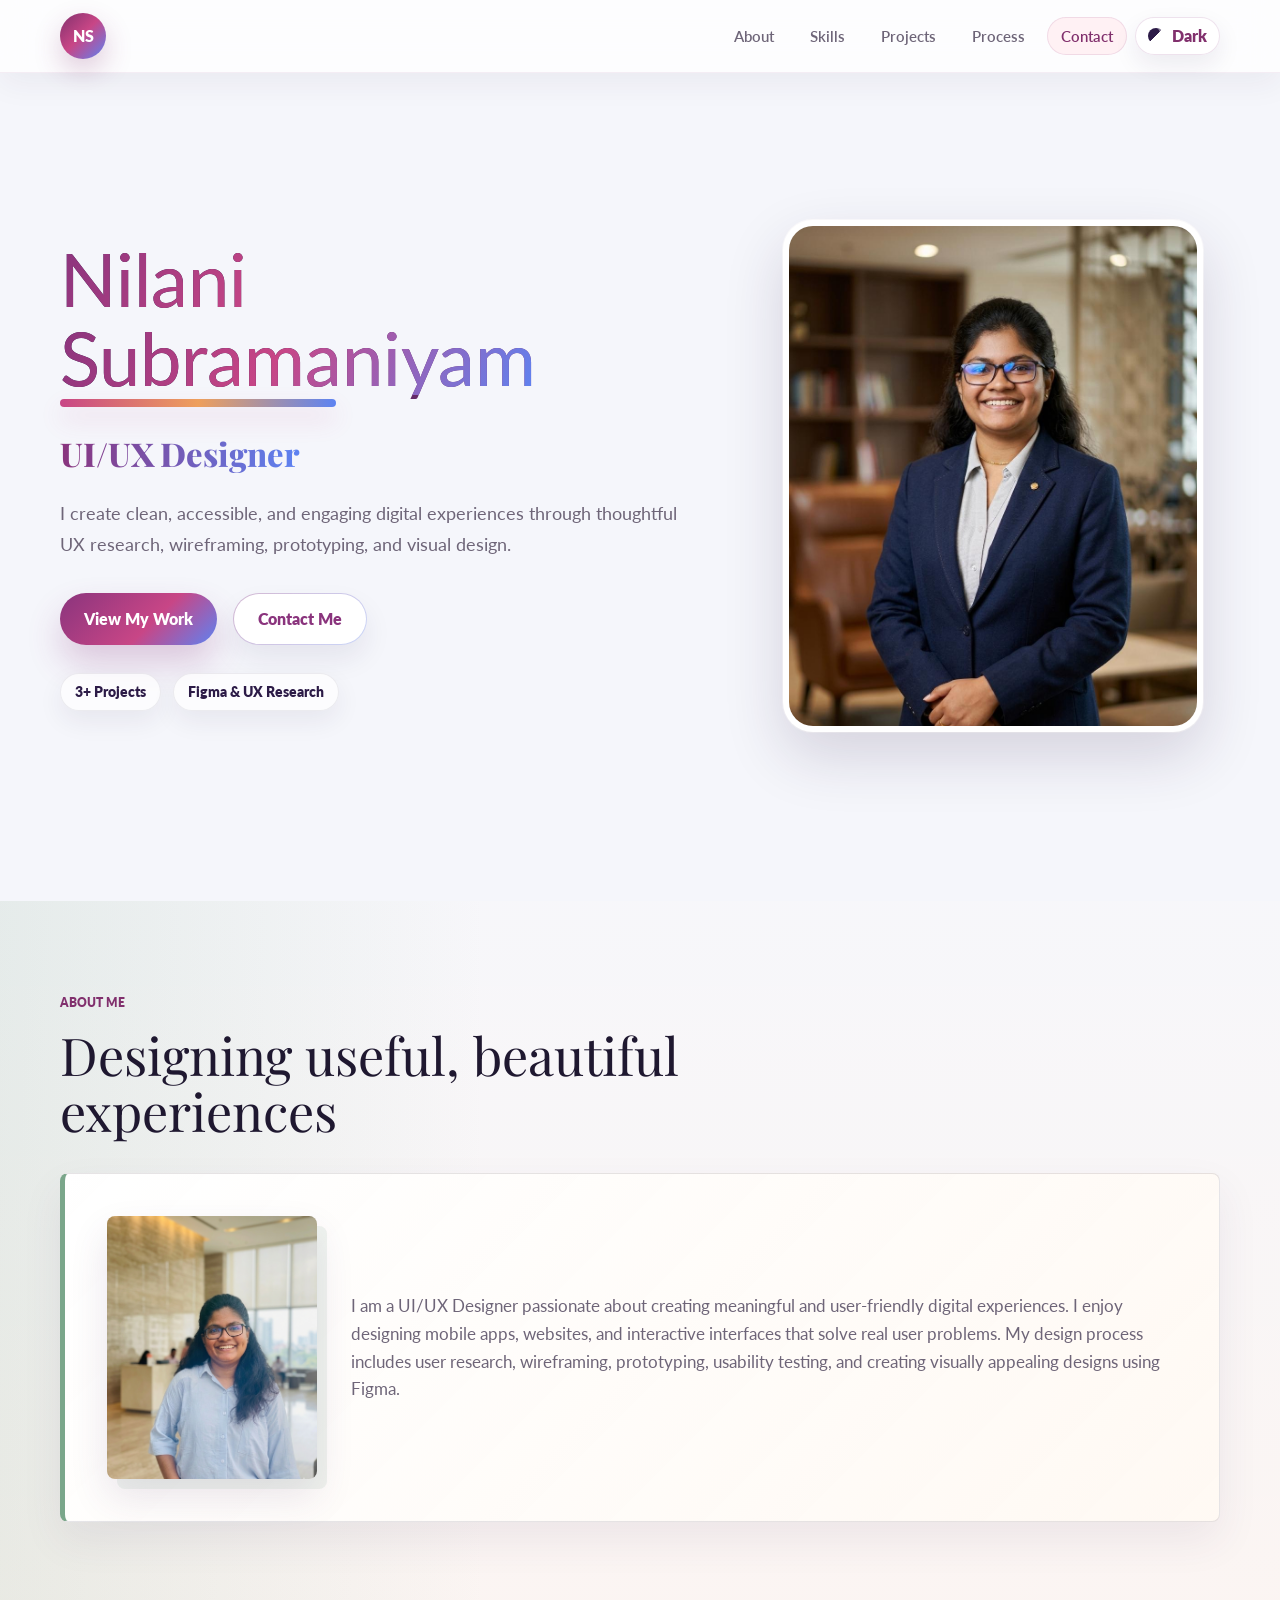
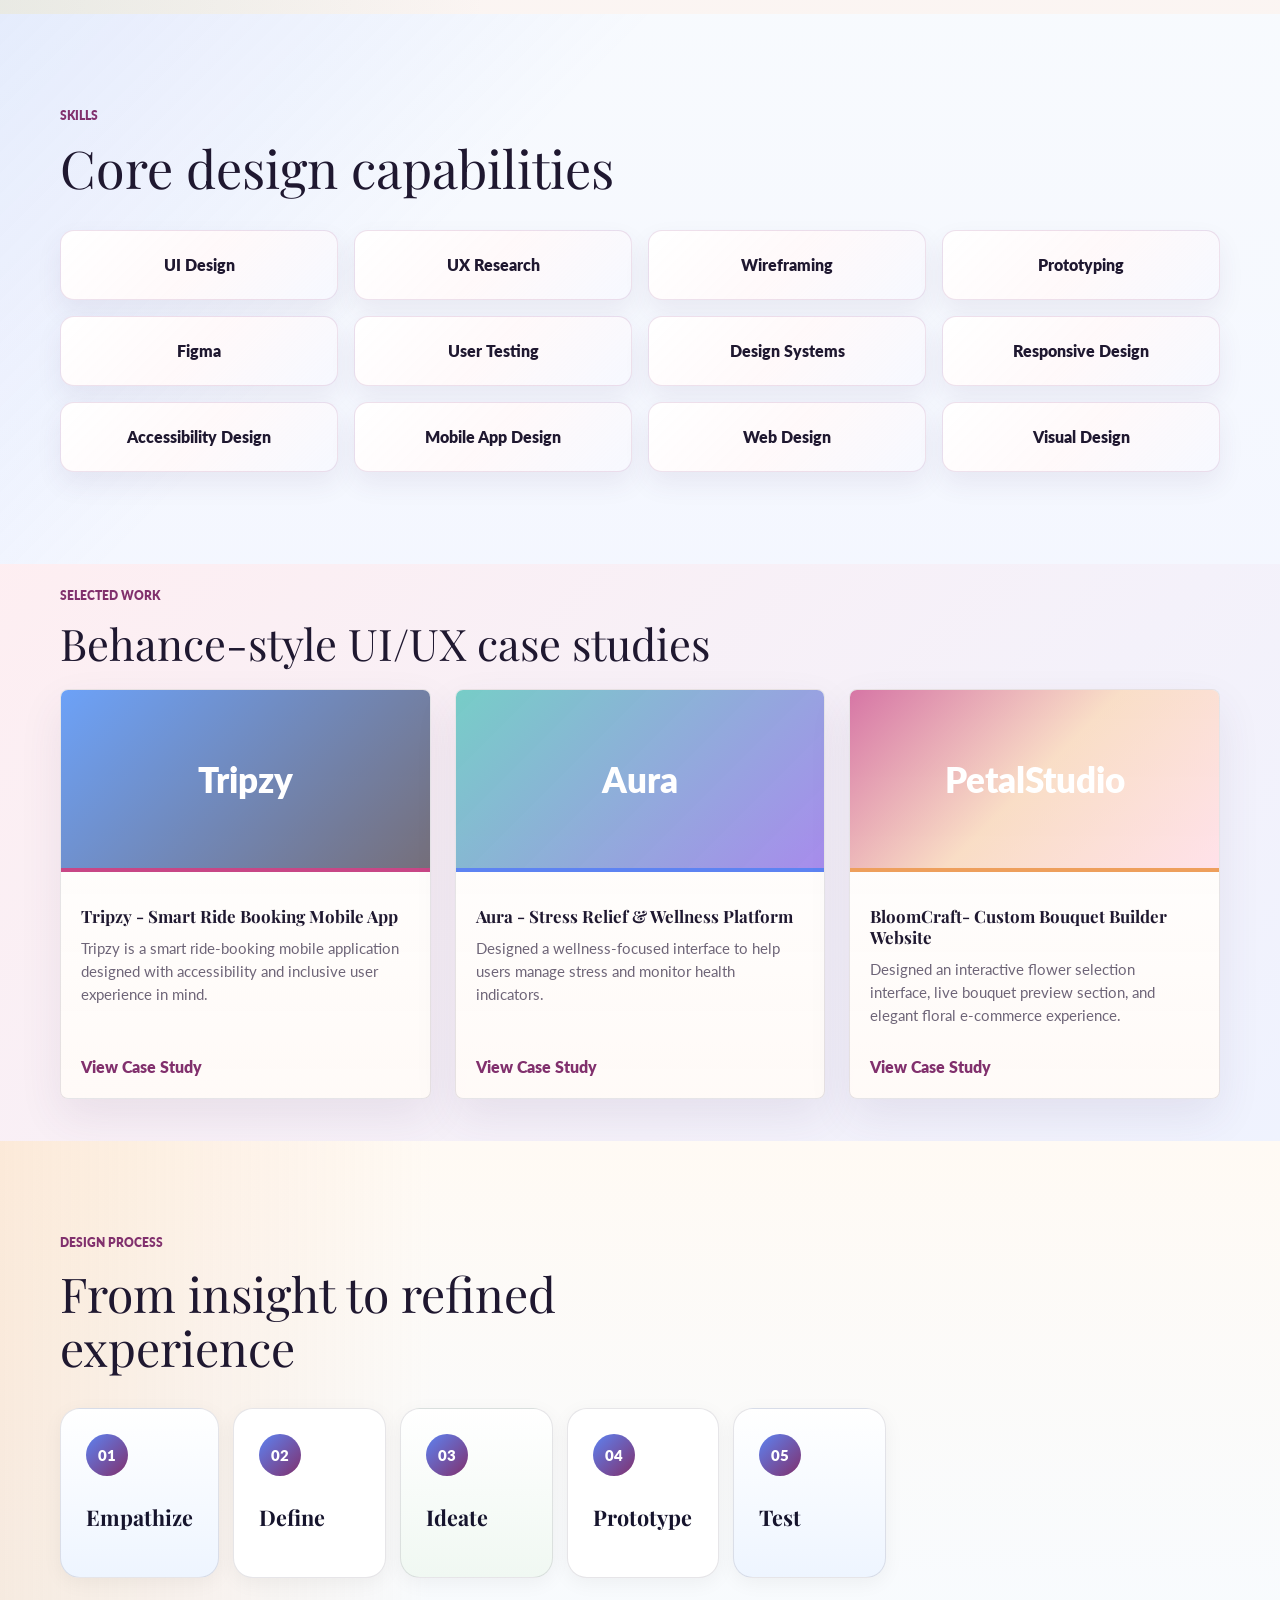
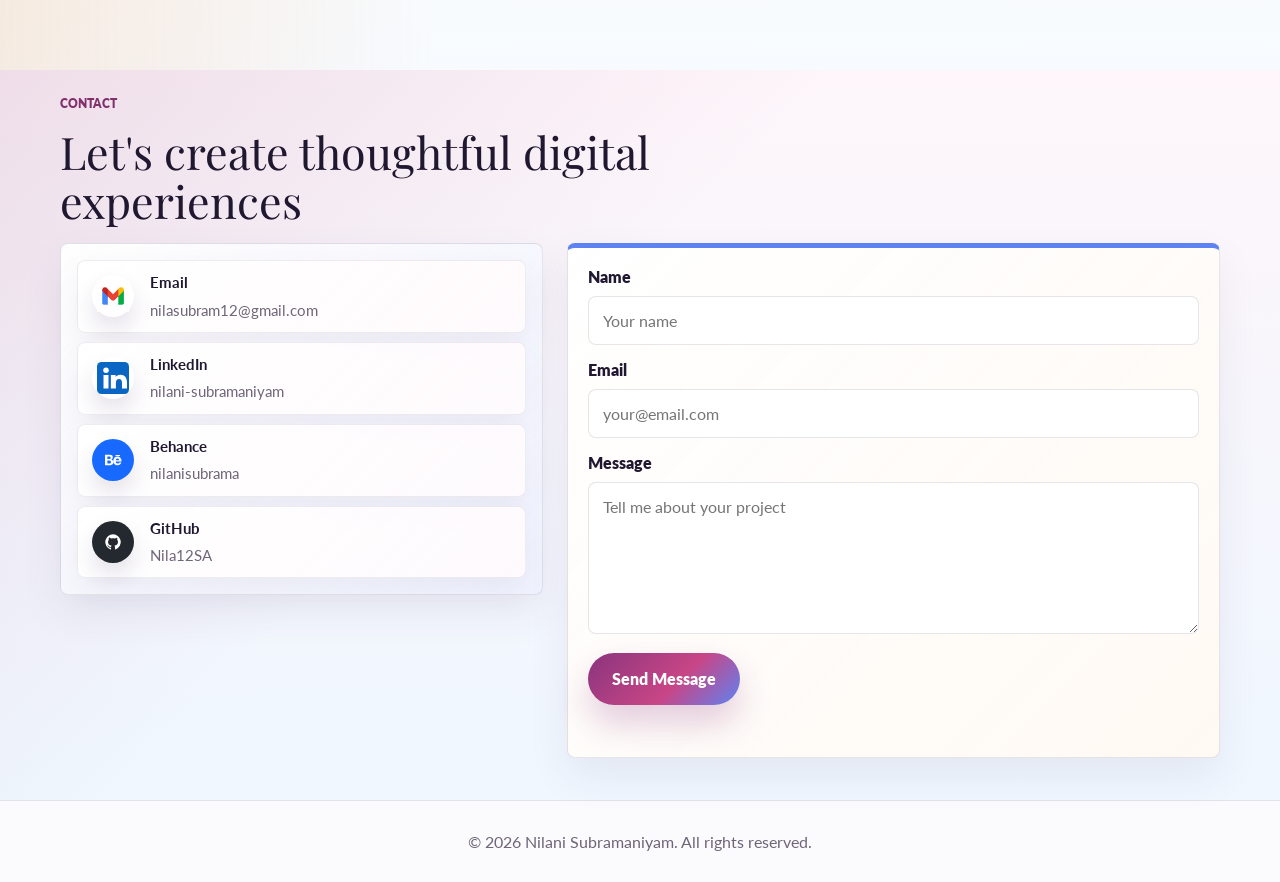
<file: index.html>
<!DOCTYPE html>
<html lang="en">
<head>
  <meta charset="UTF-8">
  <meta name="viewport" content="width=device-width, initial-scale=1.0">
  <title>Nilani Subramaniyam | UI/UX Designer</title>
  <link rel="preconnect" href="https://fonts.googleapis.com">
  <link rel="preconnect" href="https://fonts.gstatic.com" crossorigin>
  <link href="https://fonts.googleapis.com/css2?family=Lato:wght@400;700;900&family=Playfair+Display:wght@400;700&display=swap" rel="stylesheet">
  <link rel="stylesheet" href="style.css">
</head>
<body>
  <header class="site-header" id="top">
    <nav class="navbar">
      <a href="#top" class="logo" aria-label="Nilani Subramaniyam home">NS</a>

      <button class="nav-toggle" type="button" aria-label="Open navigation" aria-expanded="false">
        <span></span>
        <span></span>
        <span></span>
      </button>

      <ul class="nav-links">
        <li><a href="#about" class="active">About</a></li>
        <li><a href="#skills">Skills</a></li>
        <li><a href="#projects">Projects</a></li>
        <li><a href="#process">Process</a></li>
        <li><a href="#contact">Contact</a></li>
        <li>
          <button class="theme-toggle" type="button" aria-label="Switch to dark theme" aria-pressed="false">
            <span class="theme-toggle-icon" aria-hidden="true"></span>
            <span class="theme-toggle-text">Dark</span>
          </button>
        </li>
      </ul>
    </nav>
  </header>

  <main>
    <section class="hero section">
      <div class="hero-content reveal">
        
        <h1 class="hero-name"><span>Nilani</span><span>Subramaniyam</span></h1>
        <h2>UI/UX Designer</h2>
        <p class="hero-text">
          I create clean, accessible, and engaging digital experiences through thoughtful UX research, wireframing, prototyping, and visual design.
        </p>
        <div class="hero-actions">
          <a href="#projects" class="btn btn-primary">View My Work</a>
          <a href="#contact" class="btn btn-secondary">Contact Me</a>
        </div>
        <div class="hero-stats" aria-label="Portfolio highlights">
          <span>3+ Projects</span>
          
          <span>Figma &amp; UX Research</span>
        </div>
      </div>

      <div class="hero-visual reveal">
        <div class="profile-frame">
          <div class="profile-glow"></div>
          <img src="assets/nilani-profile.jpeg" alt="Nilani Subramaniyam" class="profile-photo">
        </div>
      </div>
    </section>

    <section class="section about" id="about">
      <div class="section-heading reveal">
        <p class="eyebrow">About Me</p>
        <h2>Designing useful, beautiful experiences</h2>
      </div>
      <div class="about-panel reveal">
        <div class="about-image">
          <img src="assets/nilani-about.png" alt="Nilani Subramaniyam smiling outdoors">
        </div>
        <div class="about-copy">
          <p>
            I am a UI/UX Designer passionate about creating meaningful and user-friendly digital experiences. I enjoy designing mobile apps, websites, and interactive interfaces that solve real user problems. My design process includes user research, wireframing, prototyping, usability testing, and creating visually appealing designs using Figma.
          </p>
        </div>
      </div>
    </section>

    <section class="section skills" id="skills">
      <div class="section-heading reveal">
        <p class="eyebrow">Skills</p>
        <h2>Core design capabilities</h2>
      </div>
      <div class="skills-grid">
        <span class="skill-card reveal">UI Design</span>
        <span class="skill-card reveal">UX Research</span>
        <span class="skill-card reveal">Wireframing</span>
        <span class="skill-card reveal">Prototyping</span>
        <span class="skill-card reveal">Figma</span>
        <span class="skill-card reveal">User Testing</span>
        <span class="skill-card reveal">Design Systems</span>
        <span class="skill-card reveal">Responsive Design</span>
        <span class="skill-card reveal">Accessibility Design</span>
        <span class="skill-card reveal">Mobile App Design</span>
        <span class="skill-card reveal">Web Design</span>
        <span class="skill-card reveal">Visual Design</span>
      </div>
    </section>

    <section class="section projects" id="projects">
      <div class="section-heading reveal">
        <p class="eyebrow">Selected Work</p>
        <h2>Behance-style UI/UX case studies</h2>
      </div>

      <div class="project-grid">

         <article class="project-card reveal">
          <div class="project-image ride-preview">
            <span>Tripzy</span>
          </div>
          <div class="project-content">
            <div class="project-meta">
              <!-- <span>UI/UX Design Project using Figma</span> -->
            </div>
            <h3>Tripzy - Smart Ride Booking Mobile App</h3>
            <p>
              Tripzy is a smart ride-booking mobile application designed with accessibility and inclusive user experience in mind.
            </p>
            <a href="case-study-tripzy.html" class="project-link">View Case Study</a>
          </div>
        </article>


        <article class="project-card reveal">
          <div class="project-image wellness-preview">
            <span>Aura</span>
          </div>
          <div class="project-content">
            <div class="project-meta">
              
            </div>
            <h3>Aura - Stress Relief & Wellness Platform</h3>
            <p>
              Designed a wellness-focused interface to help users manage stress and monitor health indicators.
            </p>
            <a href="aura-case-study.html" class="project-link" target="_blank" rel="noopener noreferrer">View Case Study</a>
          </div>
        </article>

       

        <article class="project-card reveal">
          <div class="project-image bouquet-preview">
            <span>PetalStudio</span>
          </div>
          <div class="project-content">
            <div class="project-meta">
            
            </div>
            <h3>BloomCraft- Custom Bouquet Builder Website</h3>
            <p>
               Designed an interactive flower selection interface, live bouquet preview section, and elegant floral e-commerce experience.
            </p>
          
            <a href="case-study-petalstudio.html" class="project-link">View Case Study</a>
          </div>
        </article>
      </div>
    </section>

    <section class="section process" id="process">
      <div class="section-heading reveal">
        <p class="eyebrow">Design Process</p>
        <h2>From insight to refined experience</h2>
      </div>
      <div class="process-grid">
        <div class="process-card reveal"><span>01</span><h3>Empathize</h3></div>
        <div class="process-card reveal"><span>02</span><h3>Define</h3></div>
        <div class="process-card reveal"><span>03</span><h3>Ideate</h3></div>
        <!-- <div class="process-card reveal"><span>04</span><h3>Wireframe</h3></div> -->
        <div class="process-card reveal"><span>04</span><h3>Prototype</h3></div>
        <div class="process-card reveal"><span>05</span><h3>Test</h3></div>
        <!-- <div class="process-card reveal"><span>07</span><h3>Improve</h3></div> -->
      </div>
    </section>

    <section class="section contact" id="contact">
      <div class="section-heading reveal">
        <p class="eyebrow">Contact</p>
        <h2>Let's create thoughtful digital experiences</h2>
      </div>

      <div class="contact-layout">
        <div class="contact-info reveal">
          <a href="mailto:nilasubram12@gmail.com" class="contact-card">
            <span class="contact-icon icon-email" aria-hidden="true">
              <img src="assets/gmail-logo.webp" alt="">
            </span>
            <span>
              <strong>Email</strong>
              <small>nilasubram12@gmail.com</small>
            </span>
          </a>
          <a href="https://www.linkedin.com/in/nilani-subramaniyam-509a222b9/?lipi=urn%3Ali%3Apage%3Ad_flagship3_profile_view_base_contact_details%3Bf%2FuBtuJFRAWHWsa8EPV87g%3D%3D" class="contact-card" target="_blank" rel="noopener noreferrer">
            <span class="contact-icon icon-linkedin" aria-hidden="true">
              <img src="assets/linkedin-logo.svg" alt="">
            </span>
            <span>
              <strong>LinkedIn</strong>
              <small>nilani-subramaniyam</small>
            </span>
          </a>
          <a href="https://www.behance.net/nilanisubrama" class="contact-card" target="_blank" rel="noopener noreferrer">
            <span class="contact-icon icon-behance" aria-hidden="true">
              <svg viewBox="0 0 24 24" role="img">
                <path d="M3.3 6.2h5.14c1.02 0 1.83.23 2.43.7.6.46.9 1.17.9 2.12 0 .55-.13 1.03-.39 1.43-.25.4-.63.72-1.14.96.7.2 1.24.56 1.6 1.09.36.52.54 1.15.54 1.9 0 .6-.12 1.12-.36 1.57-.23.44-.55.8-.96 1.06-.4.27-.87.47-1.4.6-.52.13-1.07.2-1.64.2H3.3V6.2Zm2.56 4.7H8c.42 0 .76-.1 1.04-.3.27-.2.41-.53.41-.98 0-.5-.16-.86-.49-1.07-.32-.21-.74-.32-1.26-.32H5.86v2.67Zm0 4.92h2.27c.47 0 .87-.12 1.18-.35.32-.23.48-.6.48-1.11 0-.63-.18-1.08-.53-1.35-.36-.27-.83-.4-1.41-.4H5.86v3.21Zm9.14-2.1c.04.73.23 1.26.59 1.58.35.32.86.48 1.51.48.47 0 .88-.12 1.22-.35.34-.23.55-.48.63-.74h2.16c-.35 1.07-.88 1.84-1.6 2.3-.72.46-1.59.69-2.6.69-.71 0-1.34-.11-1.9-.34a3.93 3.93 0 0 1-1.44-.96 4.27 4.27 0 0 1-.91-1.5 5.51 5.51 0 0 1-.32-1.92c0-.68.11-1.31.33-1.89.22-.58.54-1.08.94-1.51.41-.42.89-.75 1.45-.99a4.63 4.63 0 0 1 1.85-.36c.76 0 1.42.15 1.98.44.57.3 1.03.69 1.39 1.19.36.5.62 1.06.79 1.7.16.64.22 1.3.17 1.99H15Zm3.75-1.55c-.11-.58-.31-1.02-.6-1.32-.29-.3-.72-.45-1.29-.45-.37 0-.68.06-.92.19-.24.12-.44.28-.59.47-.15.19-.25.39-.31.6-.06.22-.1.39-.11.52h3.82Zm-3.95-5.74h4.72v1.15H14.8V6.43Z"/>
              </svg>
            </span>
            <span>
              <strong>Behance</strong>
              <small>nilanisubrama</small>
            </span>
          </a>
          <a href="https://github.com/Nila12SA" class="contact-card" target="_blank" rel="noopener noreferrer">
            <span class="contact-icon icon-github" aria-hidden="true">
              <svg viewBox="0 0 24 24" role="img">
                <path d="M12 3.6a8.5 8.5 0 0 0-2.69 16.56c.42.08.58-.18.58-.4v-1.48c-2.36.51-2.86-1-2.86-1-.39-.98-.95-1.24-.95-1.24-.78-.53.06-.52.06-.52.86.06 1.31.88 1.31.88.76 1.3 2  .93 2.49.71.08-.55.3-.93.54-1.14-1.88-.21-3.86-.94-3.86-4.2 0-.93.33-1.68.88-2.28-.09-.21-.38-1.08.08-2.25 0 0 .72-.23 2.34.87A8.05 8.05 0 0 1 12 7.83c.72 0 1.44.1 2.12.29 1.62-1.1 2.34-.87 2.34-.87.46 1.17.17 2.04.08 2.25.55.6.88 1.35.88 2.28 0 3.27-1.98 3.98-3.87 4.2.31.27.58.79.58 1.6v2.18c0 .22.15.48.59.4A8.5 8.5 0 0 0 12 3.6Z"/>
              </svg>
            </span>
            <span>
              <strong>GitHub</strong>
              <small>Nila12SA</small>
            </span>
          </a>
        </div>

        <form class="contact-form reveal">
          <label for="name">Name</label>
          <input type="text" id="name" name="name" placeholder="Your name" required>

          <label for="email">Email</label>
          <input type="email" id="email" name="email" placeholder="your@email.com" required>

          <label for="message">Message</label>
          <textarea id="message" name="message" rows="5" placeholder="Tell me about your project" required></textarea>

          <button type="submit" class="btn btn-primary">Send Message</button>
          <p class="form-status" aria-live="polite"></p>
        </form>
      </div>
    </section>
  </main>

  <footer class="footer">
    <p>© 2026 Nilani Subramaniyam. All rights reserved.</p>
  </footer>

  <script src="script.js"></script>
</body>
</html>
</file>
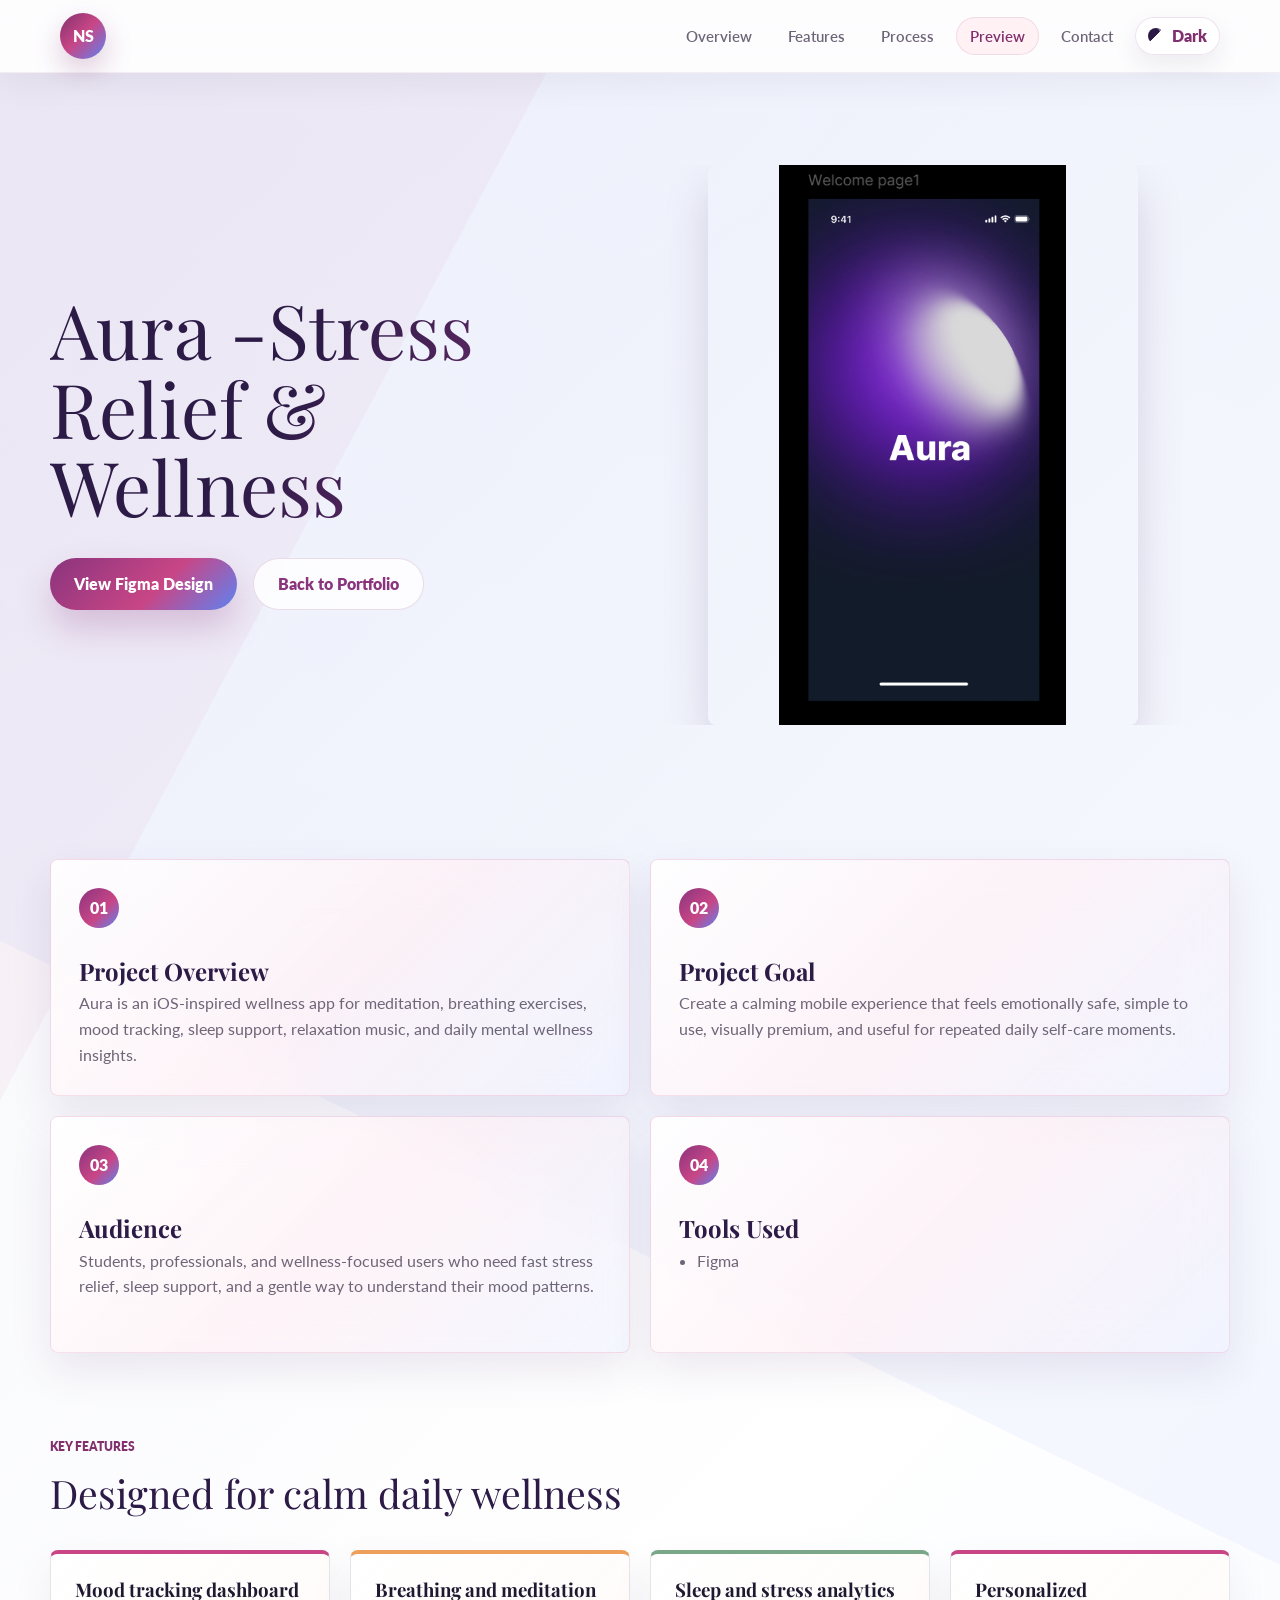
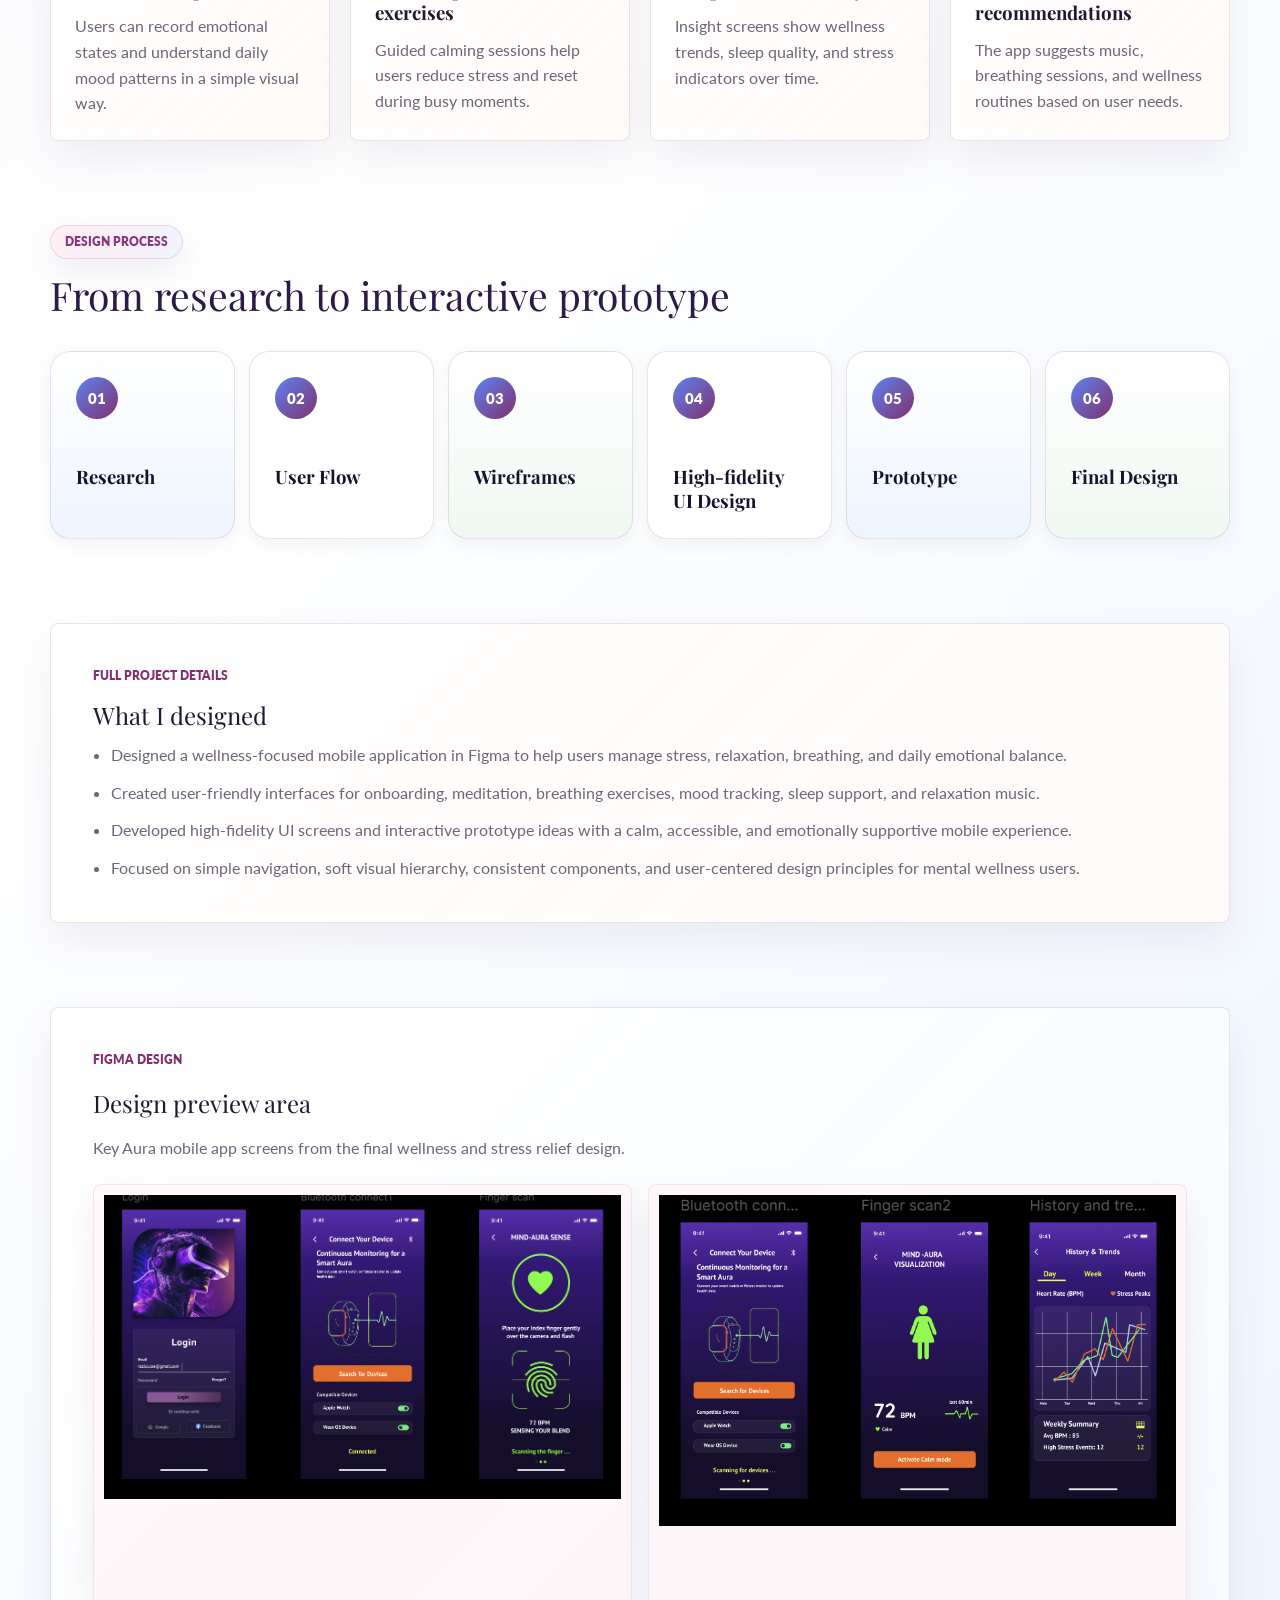
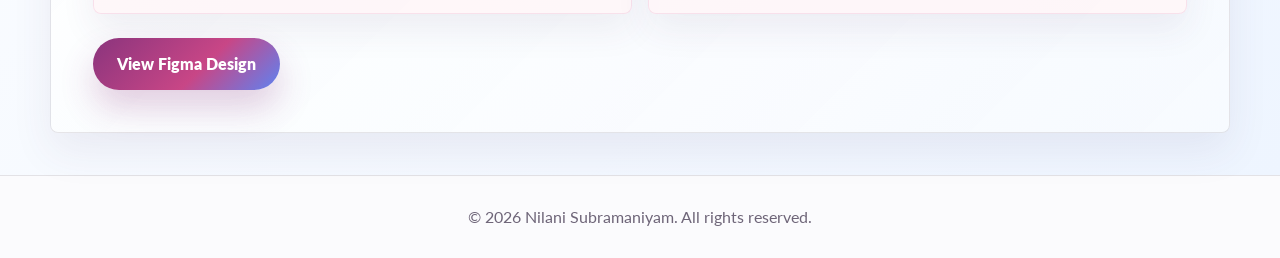
<file: aura-case-study.html>
<!DOCTYPE html>
<html lang="en">
<head>
  <meta charset="UTF-8">
  <meta name="viewport" content="width=device-width, initial-scale=1.0">
  <title>Aura Case Study | Nilani Subramaniyam</title>
  <link rel="preconnect" href="https://fonts.googleapis.com">
  <link rel="preconnect" href="https://fonts.gstatic.com" crossorigin>
  <link href="https://fonts.googleapis.com/css2?family=Lato:wght@400;700;900&family=Playfair+Display:wght@400;700&display=swap" rel="stylesheet">
  <link rel="stylesheet" href="style.css">
</head>
<body>
  <header class="site-header" id="top">
    <nav class="navbar">
      <a href="index.html" class="logo" aria-label="Back to portfolio home">NS</a>

      <button class="nav-toggle" type="button" aria-label="Open navigation" aria-expanded="false">
        <span></span>
        <span></span>
        <span></span>
      </button>

      <ul class="nav-links">
        <li><a href="#overview" class="active">Overview</a></li>
        <li><a href="#features">Features</a></li>
        <li><a href="#process">Process</a></li>
        <li><a href="#screens">Preview</a></li>
        <li><a href="index.html#contact">Contact</a></li>
        <li>
          <button class="theme-toggle" type="button" aria-label="Switch to dark theme" aria-pressed="false">
            <span class="theme-toggle-icon" aria-hidden="true"></span>
            <span class="theme-toggle-text">Dark</span>
          </button>
        </li>
      </ul>
    </nav>
  </header>

  <main class="aura-page">
    <section class="section aura-case-hero">
      <div class="aura-hero-copy reveal">
     
        <h1>Aura -Stress Relief & Wellness</h1>
       
        <div class="hero-actions">
          <a href="https://www.figma.com/design/7rpj37IThAXHlIgLJpGXV9/IX_006_UI_Builders?node-id=0-1&t=EvSAfgX4Wrxli6Gu-1" class="btn aura-primary-btn">View Figma Design</a>
          <a href="index.html#projects" class="btn aura-secondary-btn">Back to Portfolio</a>
        </div>
      </div>

      <div class="aura-hero-stage reveal" aria-label="Aura mobile app preview">
        <img src="assets/aura-welcome-page.png" alt="Aura welcome page screen" class="aura-hero-image">
      </div>
    </section>

    <section class="section aura-section" id="overview">
      <div class="case-info-grid case-four-grid">
        <article class="aura-card reveal">
          <span class="case-number">01</span>
          <h2>Project Overview</h2>
          <p>Aura is an iOS-inspired wellness app for meditation, breathing exercises, mood tracking, sleep support, relaxation music, and daily mental wellness insights.</p>
        </article>
        <article class="aura-card reveal">
          <span class="case-number">02</span>
          <h2>Project Goal</h2>
          <p>Create a calming mobile experience that feels emotionally safe, simple to use, visually premium, and useful for repeated daily self-care moments.</p>
        </article>
        <article class="aura-card reveal">
          <span class="case-number">03</span>
          <h2>Audience</h2>
          <p>Students, professionals, and wellness-focused users who need fast stress relief, sleep support, and a gentle way to understand their mood patterns.</p>
        </article>
        <article class="aura-card reveal">
          <span class="case-number">04</span>
          <h2>Tools Used</h2>
          <ul class="case-list">
            <li>Figma</li>
            
          </ul>
        </article>
      </div>
    </section>

    <section class="section aura-section" id="features">
      <div class="section-heading reveal">
        <p class="eyebrow">Key Features</p>
        <h2>Designed for calm daily wellness</h2>
      </div>

      <div class="details-grid">
        <div class="detail-item reveal"><h3>Mood tracking dashboard</h3><p>Users can record emotional states and understand daily mood patterns in a simple visual way.</p></div>
        <div class="detail-item reveal"><h3>Breathing and meditation exercises</h3><p>Guided calming sessions help users reduce stress and reset during busy moments.</p></div>
        <div class="detail-item reveal"><h3>Sleep and stress analytics</h3><p>Insight screens show wellness trends, sleep quality, and stress indicators over time.</p></div>
        <div class="detail-item reveal"><h3>Personalized recommendations</h3><p>The app suggests music, breathing sessions, and wellness routines based on user needs.</p></div>
      </div>
    </section>

    <section class="section aura-section" id="process">
      <div class="section-heading reveal">
        <p class="aura-kicker">Design Process</p>
        <h2>From research to interactive prototype</h2>
      </div>

      <div class="process-grid case-process">
        <div class="process-card reveal"><span>01</span><h3>Research</h3></div>
        <div class="process-card reveal"><span>02</span><h3>User Flow</h3></div>
        <div class="process-card reveal"><span>03</span><h3>Wireframes</h3></div>
        <div class="process-card reveal"><span>04</span><h3>High-fidelity UI Design</h3></div>
        <div class="process-card reveal"><span>05</span><h3>Prototype</h3></div>
        <div class="process-card reveal"><span>06</span><h3>Final Design</h3></div>
      </div>
    </section>

   
    <section class="section aura-section">
      <div class="case-summary reveal">
        <p class="eyebrow">Full Project Details</p>
        <h2>What I designed</h2>
        <ul class="case-list">
          <li>Designed a wellness-focused mobile application in Figma to help users manage stress, relaxation, breathing, and daily emotional balance.</li>
          <li>Created user-friendly interfaces for onboarding, meditation, breathing exercises, mood tracking, sleep support, and relaxation music.</li>
          <li>Developed high-fidelity UI screens and interactive prototype ideas with a calm, accessible, and emotionally supportive mobile experience.</li>
          <li>Focused on simple navigation, soft visual hierarchy, consistent components, and user-centered design principles for mental wellness users.</li>
        </ul>
      </div>
    </section>

    <section class="section aura-section" id="screens">
      <div class="figma-panel reveal">
        <p class="eyebrow">Figma Design</p>
        <h2>Design preview area</h2>
        <p>
          Key Aura mobile app screens from the final wellness and stress relief design.
        </p>
        <div class="design-preview-grid aura-design-preview">
          <img src="assets/aura-preview-screens-1.png" alt="Aura login, device connection, and finger scan screens" class="design-preview-image aura-preview-image">
          <img src="assets/aura-preview-screens-2.png" alt="Aura bluetooth connection, visualization, and history screens" class="design-preview-image aura-preview-image">
        </div>
        <a href="https://www.figma.com/design/7rpj37IThAXHlIgLJpGXV9/IX_006_UI_Builders?node-id=0-1&t=EvSAfgX4Wrxli6Gu-1" class="btn btn-primary">View Figma Design</a>
      </div>
    </section>
  </main>

  <footer class="footer">
    <p>&copy; 2026 Nilani Subramaniyam. All rights reserved.</p>
  </footer>

  <script src="script.js"></script>
</body>
</html>
</file>
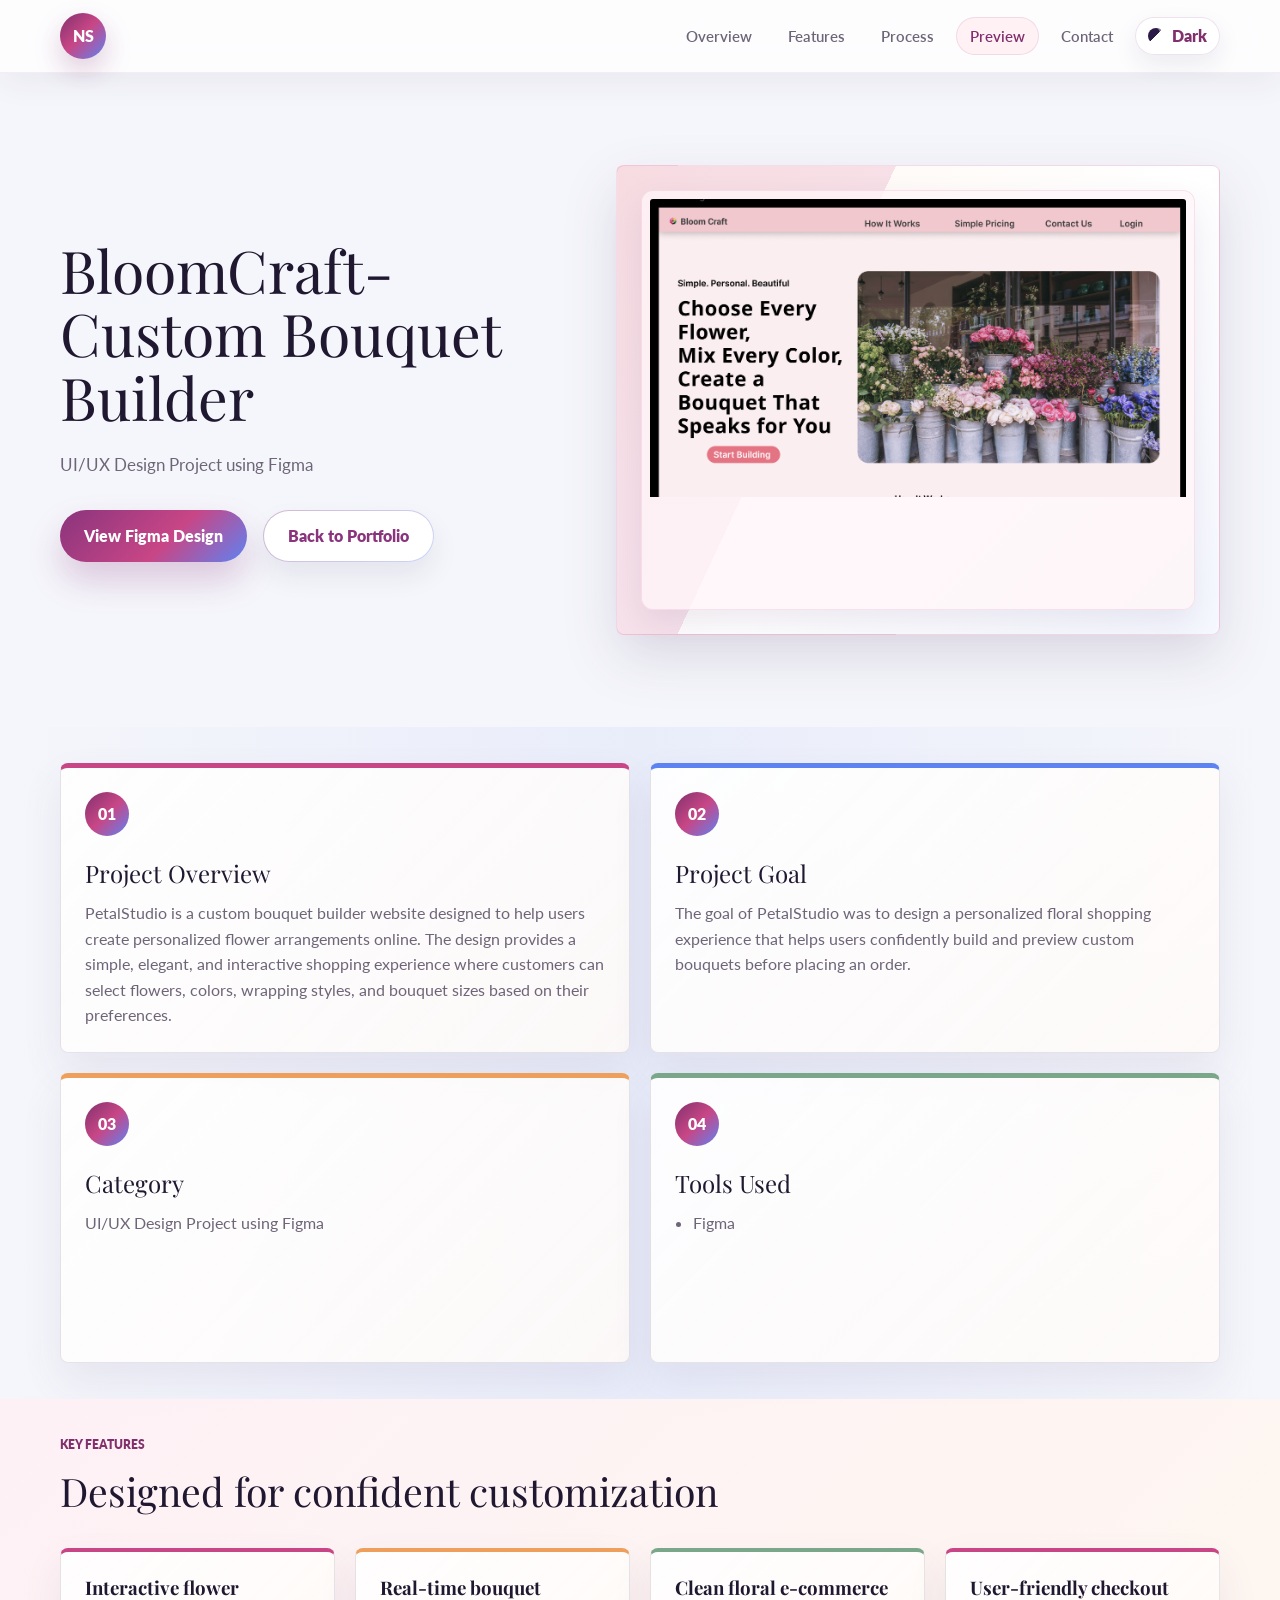
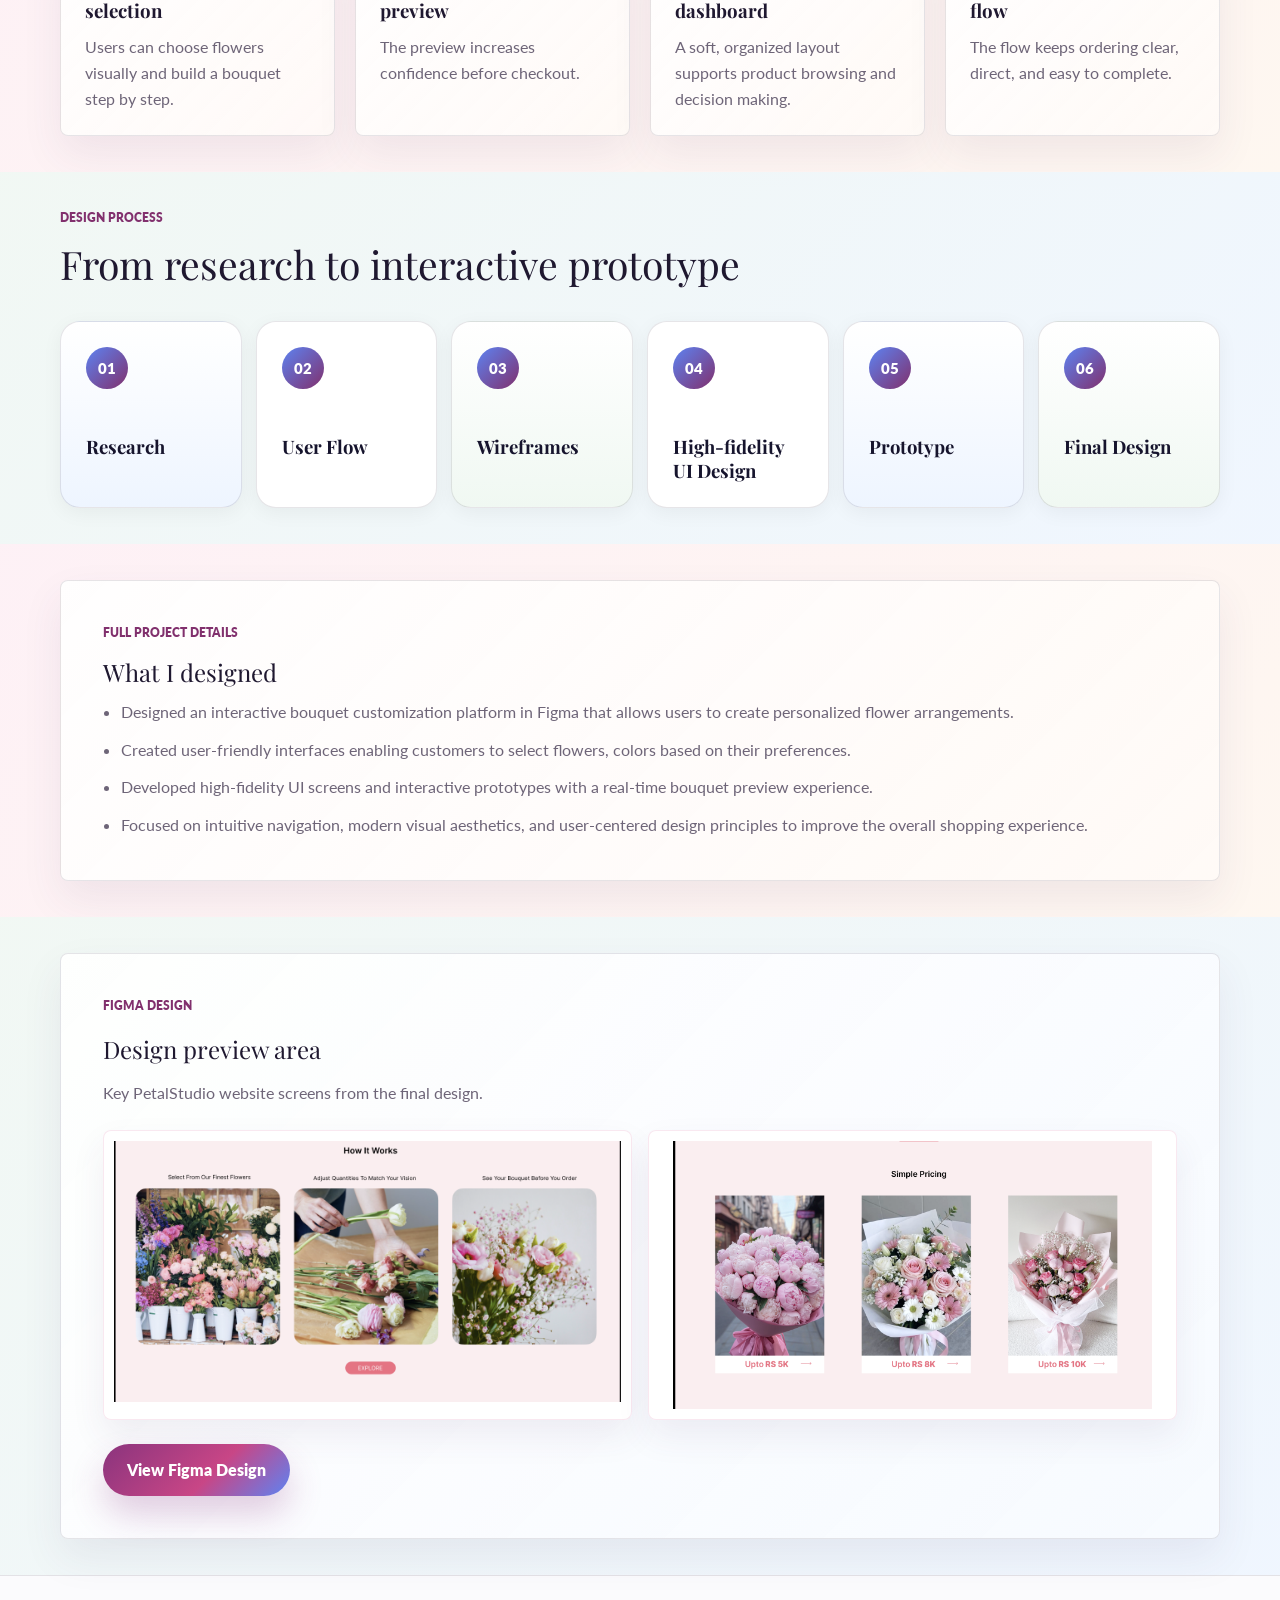
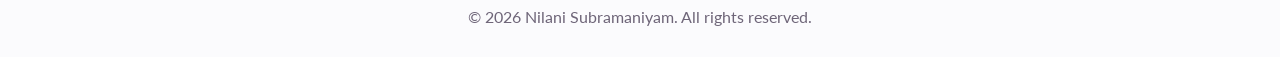
<file: case-study-petalstudio.html>
<!DOCTYPE html>
<html lang="en">
<head>
  <meta charset="UTF-8">
  <meta name="viewport" content="width=device-width, initial-scale=1.0">
  <title>PetalStudio Case Study | Nilani Subramaniyam</title>
  <link rel="preconnect" href="https://fonts.googleapis.com">
  <link rel="preconnect" href="https://fonts.gstatic.com" crossorigin>
  <link href="https://fonts.googleapis.com/css2?family=Lato:wght@400;700;900&family=Playfair+Display:wght@400;700&display=swap" rel="stylesheet">
  <link rel="stylesheet" href="style.css">
</head>
<body>
  <header class="site-header" id="top">
    <nav class="navbar">
      <a href="index.html" class="logo" aria-label="Back to portfolio home">NS</a>

      <button class="nav-toggle" type="button" aria-label="Open navigation" aria-expanded="false">
        <span></span>
        <span></span>
        <span></span>
      </button>

      <ul class="nav-links">
        <li><a href="#overview" class="active">Overview</a></li>
        <li><a href="#features">Features</a></li>
        <li><a href="#process">Process</a></li>
        <li><a href="#screens">Preview</a></li>
        <li><a href="index.html#contact">Contact</a></li>
        <li>
          <button class="theme-toggle" type="button" aria-label="Switch to dark theme" aria-pressed="false">
            <span class="theme-toggle-icon" aria-hidden="true"></span>
            <span class="theme-toggle-text">Dark</span>
          </button>
        </li>
      </ul>
    </nav>
  </header>

  <main>
    <section class="case-hero section petal-hero">
      <div class="case-hero-copy reveal">
  
        <h1>BloomCraft-Custom Bouquet Builder</h1>
        <p>
          UI/UX Design Project using Figma
        </p>
        <div class="hero-actions">
          <a href="https://www.figma.com/design/9uLfnGJK2K9PzeoF0o3YL5/Untitled?node-id=139-70&t=l8zm3tFdEduWg3o5-1" class="btn btn-primary" target="_blank" rel="noopener noreferrer">View Figma Design</a>
          <a href="index.html#projects" class="btn btn-secondary">Back to Portfolio</a>
        </div>
      </div>

      <div class="petal-preview reveal">
        <img src="assets/petalstudio-home.png" alt="PetalStudio home page screenshot" class="petal-hero-screenshot">
      </div>
    </section>

    <section class="section case-section" id="overview">
      <div class="case-info-grid case-four-grid">
        <article class="case-card reveal">
          <span class="case-number">01</span>
          <h2>Project Overview</h2>
          <p>
            PetalStudio is a custom bouquet builder website designed to help users create personalized flower arrangements online. The design provides a simple, elegant, and interactive shopping experience where customers can select flowers, colors, wrapping styles, and bouquet sizes based on their preferences.
          </p>
        </article>

        <article class="case-card reveal">
          <span class="case-number">02</span>
          <h2>Project Goal</h2>
          <p>
            The goal of PetalStudio was to design a personalized floral shopping experience that helps users confidently build and preview custom bouquets before placing an order.
          </p>
        </article>

        <article class="case-card reveal">
          <span class="case-number">03</span>
          <h2>Category</h2>
          <p>
            UI/UX Design Project using Figma
          </p>
        </article>

        <article class="case-card reveal">
          <span class="case-number">04</span>
          <h2>Tools Used</h2>
          <ul class="case-list">
            <li>Figma</li>
          </ul>
        </article>
      </div>
    </section>

    <section class="section case-section" id="features">
      <div class="section-heading reveal">
        <p class="eyebrow">Key Features</p>
        <h2>Designed for confident customization</h2>
      </div>

      <div class="details-grid">
        <div class="detail-item reveal"><h3>Interactive flower selection</h3><p>Users can choose flowers visually and build a bouquet step by step.</p></div>
        <!-- <div class="detail-item reveal"><h3>Color and wrapping customization</h3><p>Customers can match bouquet colors and wrapping styles to their occasion.</p></div> -->
        <!-- <div class="detail-item reveal"><h3>Bouquet size selection</h3><p>Simple size options help customers choose the right arrangement.</p></div> -->
        <div class="detail-item reveal"><h3>Real-time bouquet preview</h3><p>The preview increases confidence before checkout.</p></div>
        <div class="detail-item reveal"><h3>Clean floral e-commerce dashboard</h3><p>A soft, organized layout supports product browsing and decision making.</p></div>
        <div class="detail-item reveal"><h3>User-friendly checkout flow</h3><p>The flow keeps ordering clear, direct, and easy to complete.</p></div>
      </div>
    </section>

    <section class="section case-section" id="process">
      <div class="section-heading reveal">
        <p class="eyebrow">Design Process</p>
        <h2>From research to interactive prototype</h2>
      </div>

      <div class="process-grid case-process">
        <div class="process-card reveal"><span>01</span><h3>Research</h3></div>
        <div class="process-card reveal"><span>02</span><h3>User Flow</h3></div>
        <div class="process-card reveal"><span>03</span><h3>Wireframes</h3></div>
        <div class="process-card reveal"><span>04</span><h3>High-fidelity UI Design</h3></div>
        <div class="process-card reveal"><span>05</span><h3>Prototype</h3></div>
        <div class="process-card reveal"><span>06</span><h3>Final Design</h3></div>
      </div>
    </section>

    <section class="section case-section">
      <div class="case-summary reveal">
        <p class="eyebrow">Full Project Details</p>
        <h2>What I designed</h2>
        <ul class="case-list">
          <li>Designed an interactive bouquet customization platform in Figma that allows users to create personalized flower arrangements.</li>
          <li>Created user-friendly interfaces enabling customers to select flowers, colors based on their preferences.</li>
          <li>Developed high-fidelity UI screens and interactive prototypes with a real-time bouquet preview experience.</li>
          <li>Focused on intuitive navigation, modern visual aesthetics, and user-centered design principles to improve the overall shopping experience.</li>
        </ul>
      </div>
    </section>

    <section class="section case-section" id="screens">
      <div class="figma-panel reveal">
        <p class="eyebrow">Figma Design</p>
        <h2>Design preview area</h2>
        <p>
          Key PetalStudio website screens from the final design.
        </p>
        <div class="design-preview-grid">
          <img src="assets/petalstudio-how-it-works.png" alt="PetalStudio how it works section screenshot" class="design-preview-image">
          <img src="assets/petalstudio-pricing.png" alt="PetalStudio pricing section screenshot" class="design-preview-image">
        </div>
        <a href="https://www.figma.com/design/9uLfnGJK2K9PzeoF0o3YL5/Untitled?node-id=139-70&t=BWjOsZ5xzHERpeEW-1" class="btn btn-primary" target="_blank" rel="noopener noreferrer">View Figma Design</a>
      </div>
    </section>
  </main>

  <footer class="footer">
    <p>&copy; 2026 Nilani Subramaniyam. All rights reserved.</p>
  </footer>

  <script src="script.js"></script>
</body>
</html>
</file>
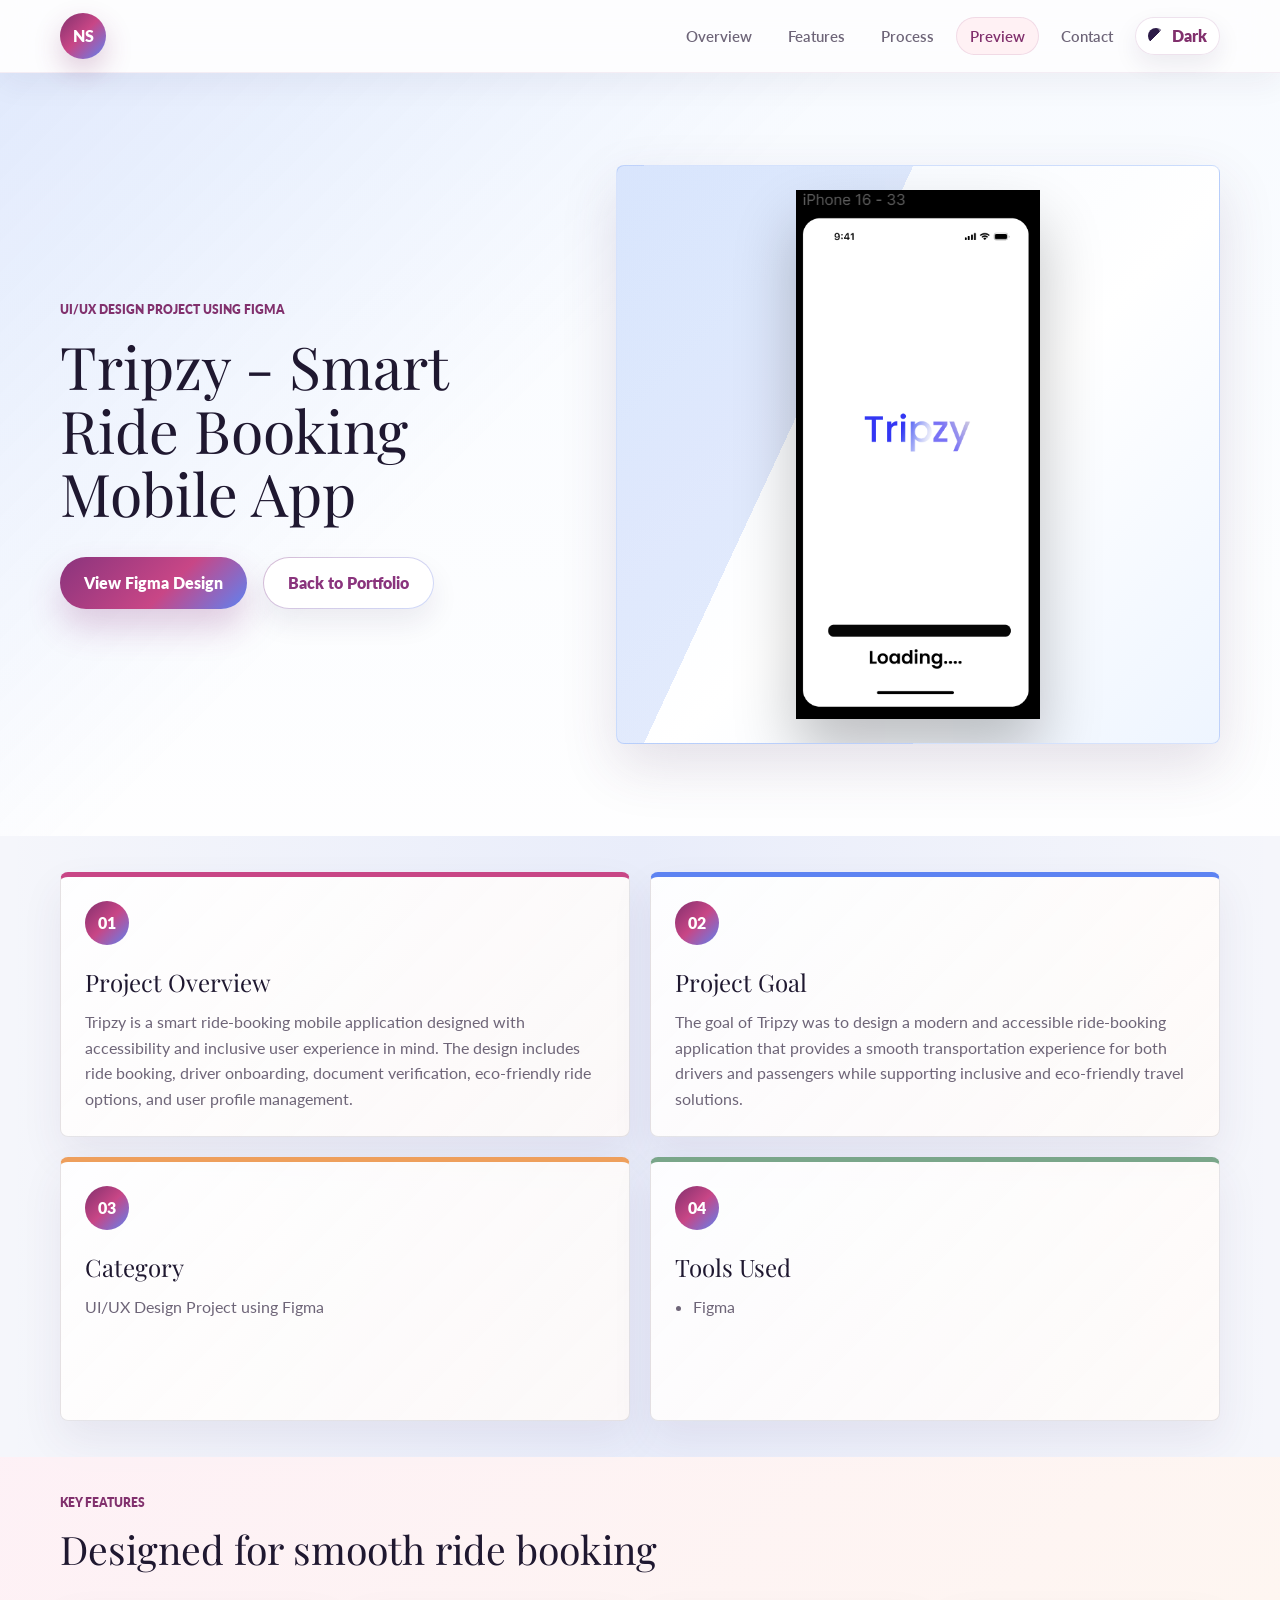
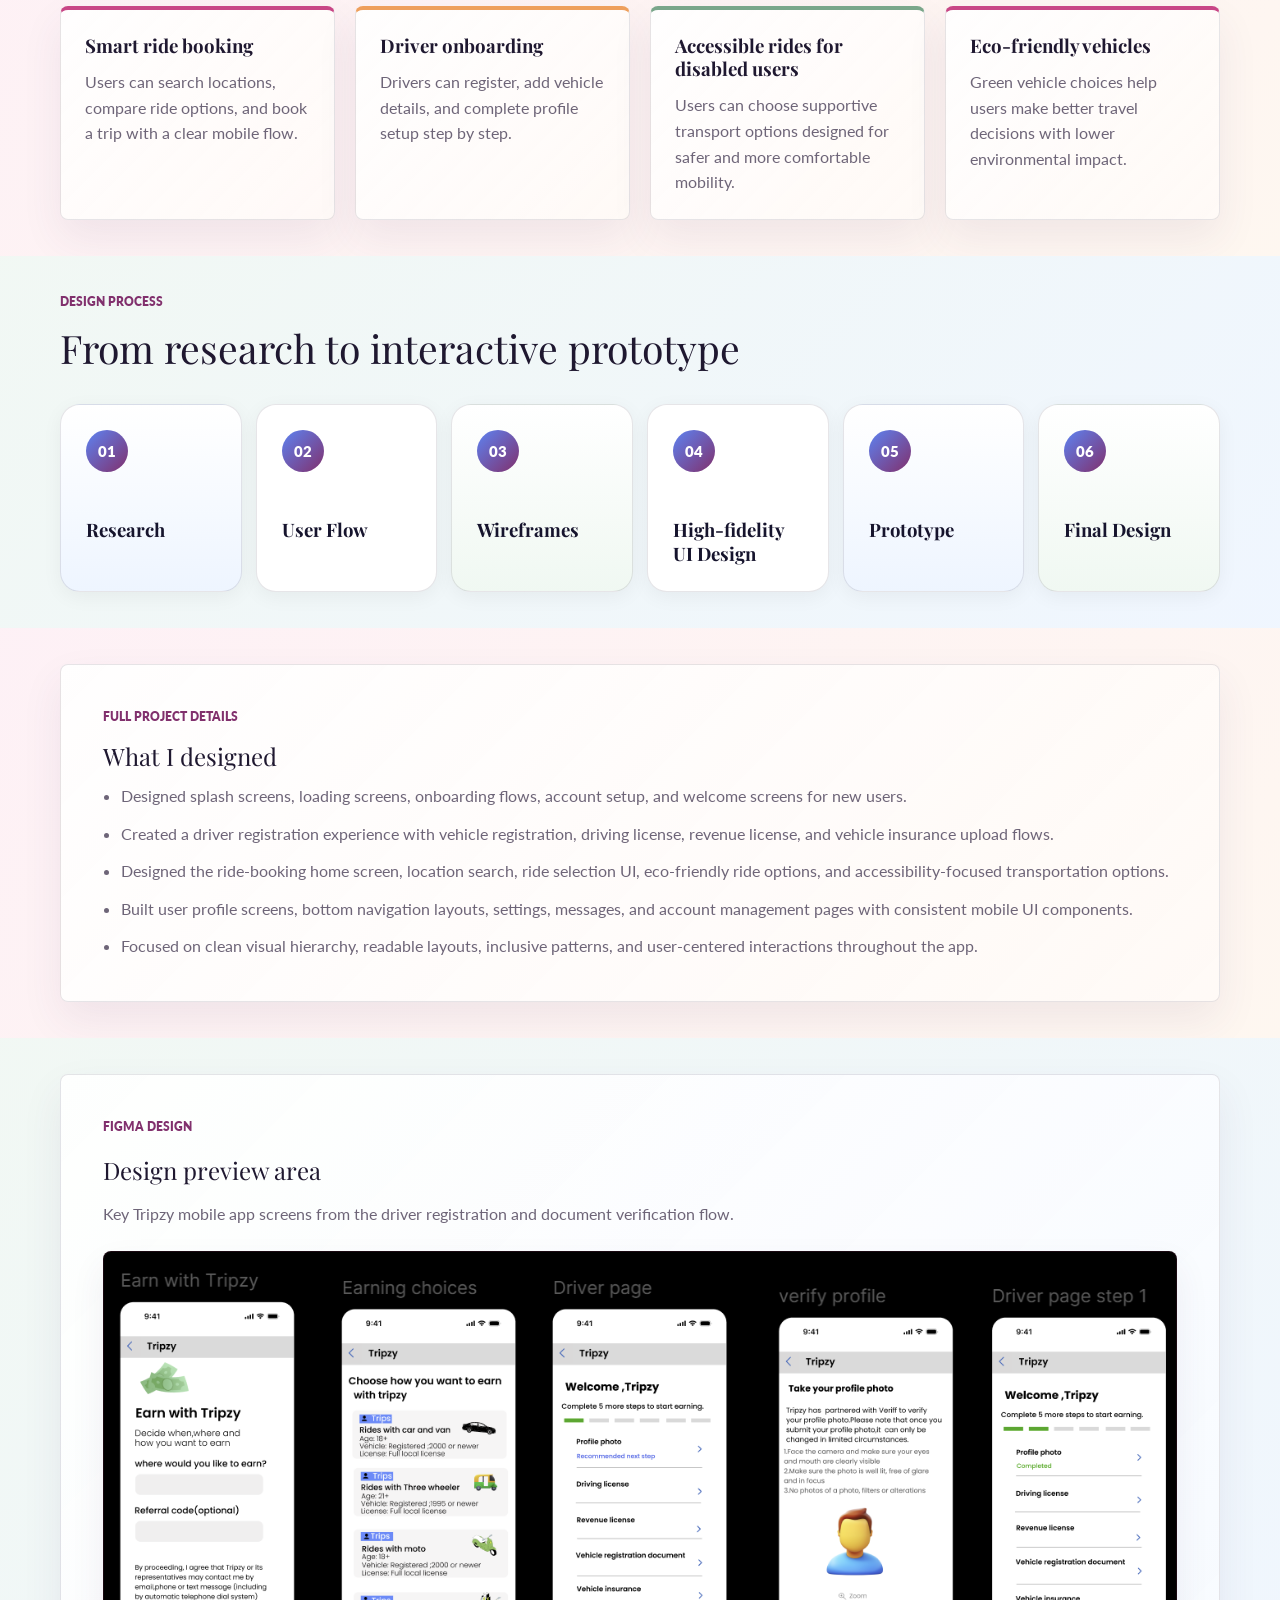
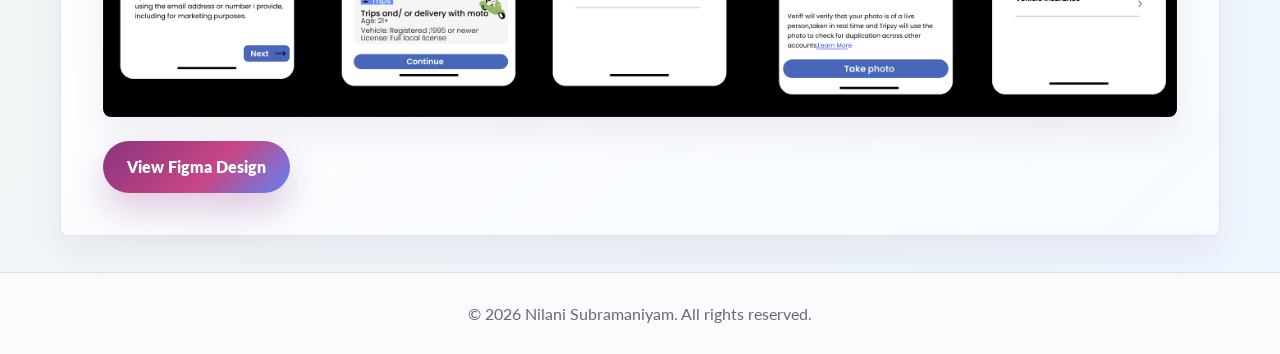
<file: case-study-tripzy.html>
<!DOCTYPE html>
<html lang="en">
<head>
  <meta charset="UTF-8">
  <meta name="viewport" content="width=device-width, initial-scale=1.0">
  <title>Tripzy Case Study | Nilani Subramaniyam</title>
  <link rel="preconnect" href="https://fonts.googleapis.com">
  <link rel="preconnect" href="https://fonts.gstatic.com" crossorigin>
  <link href="https://fonts.googleapis.com/css2?family=Lato:wght@400;700;900&family=Playfair+Display:wght@400;700&display=swap" rel="stylesheet">
  <link rel="stylesheet" href="style.css">
</head>
<body>
  <header class="site-header" id="top">
    <nav class="navbar">
      <a href="index.html" class="logo" aria-label="Back to portfolio home">NS</a>

      <button class="nav-toggle" type="button" aria-label="Open navigation" aria-expanded="false">
        <span></span>
        <span></span>
        <span></span>
      </button>

      <ul class="nav-links">
        <li><a href="#overview" class="active">Overview</a></li>
        <li><a href="#features">Features</a></li>
        <li><a href="#process">Process</a></li>
        <li><a href="#screens">Preview</a></li>
        <li><a href="index.html#contact">Contact</a></li>
        <li>
          <button class="theme-toggle" type="button" aria-label="Switch to dark theme" aria-pressed="false">
            <span class="theme-toggle-icon" aria-hidden="true"></span>
            <span class="theme-toggle-text">Dark</span>
          </button>
        </li>
      </ul>
    </nav>
  </header>

  <main class="tripzy-page">
    <section class="section tripzy-hero">
      <div class="tripzy-hero-copy reveal">
        <p class="eyebrow">UI/UX Design Project using Figma</p>
        <h1>Tripzy - Smart Ride Booking Mobile App</h1>
       
        <div class="hero-actions">
          <a href="https://www.figma.com/design/SZxD2Qzp0LHcGvDeMa3fe6/Untitled?node-id=0-1&t=txR3938yjz73RmmQ-1" class="btn btn-primary" target="_blank" rel="noopener noreferrer">View Figma Design</a>
          <a href="index.html#projects" class="btn btn-secondary">Back to Portfolio</a>
        </div>
      </div>

      <div class="tripzy-hero-visual reveal" aria-label="Tripzy mobile app preview">
        <img src="assets/tripzy-splash-screen.png" alt="Tripzy loading screen" class="tripzy-splash-image">
      </div>
    </section>

    <section class="section case-section" id="overview">
      <div class="case-info-grid case-four-grid">
        <article class="case-card reveal">
          <span class="case-number">01</span>
          <h2>Project Overview</h2>
          <p>
            Tripzy is a smart ride-booking mobile application designed with accessibility and inclusive user experience in mind. The design includes ride booking, driver onboarding, document verification, eco-friendly ride options, and user profile management.
          </p>
        </article>

        <article class="case-card reveal">
          <span class="case-number">02</span>
          <h2>Project Goal</h2>
          <p>
            The goal of Tripzy was to design a modern and accessible ride-booking application that provides a smooth transportation experience for both drivers and passengers while supporting inclusive and eco-friendly travel solutions.
          </p>
        </article>

        <article class="case-card reveal">
          <span class="case-number">03</span>
          <h2>Category</h2>
          <p>
            UI/UX Design Project using Figma
          </p>
        </article>

        <article class="case-card reveal">
          <span class="case-number">04</span>
          <h2>Tools Used</h2>
          <ul class="case-list">
            <li>Figma</li>
          </ul>
        </article>
      </div>
    </section>

    <section class="section case-section" id="features">
      <div class="section-heading reveal">
        <p class="eyebrow">Key Features</p>
        <h2>Designed for smooth ride booking</h2>
      </div>

      <div class="details-grid">
        <div class="detail-item reveal"><h3>Smart ride booking</h3><p>Users can search locations, compare ride options, and book a trip with a clear mobile flow.</p></div>
        <div class="detail-item reveal"><h3>Driver onboarding</h3><p>Drivers can register, add vehicle details, and complete profile setup step by step.</p></div>
        <div class="detail-item reveal"><h3>Accessible rides for disabled users</h3><p>Users can choose supportive transport options designed for safer and more comfortable mobility.</p></div>
        <div class="detail-item reveal"><h3>Eco-friendly vehicles</h3><p>Green vehicle choices help users make better travel decisions with lower environmental impact.</p></div>
      </div>
    </section>

    <section class="section case-section" id="process">
      <div class="section-heading reveal">
        <p class="eyebrow">Design Process</p>
        <h2>From research to interactive prototype</h2>
      </div>

      <div class="process-grid case-process">
        <div class="process-card reveal"><span>01</span><h3>Research</h3></div>
        <div class="process-card reveal"><span>02</span><h3>User Flow</h3></div>
        <div class="process-card reveal"><span>03</span><h3>Wireframes</h3></div>
        <div class="process-card reveal"><span>04</span><h3>High-fidelity UI Design</h3></div>
        <div class="process-card reveal"><span>05</span><h3>Prototype</h3></div>
        <div class="process-card reveal"><span>06</span><h3>Final Design</h3></div>
      </div>
    </section>

    <section class="section case-section">
      <div class="case-summary reveal">
        <p class="eyebrow">Full Project Details</p>
        <h2>What I designed</h2>
        <ul class="case-list">
          <li>Designed splash screens, loading screens, onboarding flows, account setup, and welcome screens for new users.</li>
          <li>Created a driver registration experience with vehicle registration, driving license, revenue license, and vehicle insurance upload flows.</li>
          <li>Designed the ride-booking home screen, location search, ride selection UI, eco-friendly ride options, and accessibility-focused transportation options.</li>
          <li>Built user profile screens, bottom navigation layouts, settings, messages, and account management pages with consistent mobile UI components.</li>
          <li>Focused on clean visual hierarchy, readable layouts, inclusive patterns, and user-centered interactions throughout the app.</li>
        </ul>
      </div>
    </section>

   

    <section class="section case-section" id="screens">
      <div class="figma-panel reveal">
        <p class="eyebrow">Figma Design</p>
        <h2>Design preview area</h2>
        <p>
          Key Tripzy mobile app screens from the driver registration and document verification flow.
        </p>
        <div class="design-preview-grid tripzy-final-gallery">
          <img src="assets/tripzy-driver-flow-1.png" alt="Tripzy driver onboarding, earning choices, profile verification, and license upload screens" class="design-preview-image tripzy-flow-image">
        </div>
        <a href="https://www.figma.com/design/SZxD2Qzp0LHcGvDeMa3fe6/Untitled?node-id=0-1&t=9zlkq4x3sFNFOZHk-1" class="btn btn-primary" target="_blank" rel="noopener noreferrer">View Figma Design</a>
      </div>
    </section>
  </main>

  <footer class="footer">
    <p>&copy; 2026 Nilani Subramaniyam. All rights reserved.</p>
  </footer>

  <script src="script.js"></script>
</body>
</html>
</file>
<file: style.css>
:root {
  --bg: #fffaf7;
  --surface: #ffffff;
  --surface-soft: #fff0f5;
  --text: #1f1830;
  --muted: #6e6578;
  --primary: #c84686;
  --primary-dark: #81306d;
  --secondary: #5d83f2;
  --accent: #ee9f5c;
  --sage: #7aa68a;
  --lavender: #8f6ce8;
  --border: rgba(31, 24, 48, 0.11);
  --shadow: 0 22px 55px rgba(82, 52, 103, 0.15);
  --radius: 8px;
  --max-width: 1160px;
  --body-font: "Lato", Arial, sans-serif;
  --display-font: "Playfair Display", serif;
}

* {
  box-sizing: border-box;
  margin: 0;
  padding: 0;
}

html {
  scroll-behavior: smooth;
  overflow-x: hidden;
}

body {
  position: relative;
  isolation: isolate;
  min-height: 100vh;
  overflow-x: hidden;
  color: var(--text);
  font-family: var(--body-font);
  line-height: 1.6;
  background:
    linear-gradient(118deg, rgba(200, 70, 134, 0.12) 0 18%, transparent 18% 100%),
    linear-gradient(26deg, transparent 0 62%, rgba(93, 131, 242, 0.1) 62% 100%),
    linear-gradient(135deg, #fffaf7 0%, #f8fbff 46%, #fff2f7 100%);
}

body::before {
  content: none;
}

img,
input,
textarea,
button {
  font: inherit;
}

a {
  color: inherit;
  text-decoration: none;
}

h1,
h2,
h3 {
  font-family: var(--display-font);
}

.site-header {
  position: sticky;
  top: 0;
  z-index: 20;
  background: rgba(255, 255, 255, 0.76);
  border-bottom: 1px solid rgba(138, 52, 125, 0.08);
  box-shadow: 0 10px 32px rgba(44, 27, 71, 0.06);
  backdrop-filter: blur(20px);
  -webkit-backdrop-filter: blur(20px);
}

.navbar {
  width: min(100% - 32px, var(--max-width));
  height: 72px;
  margin: 0 auto;
  display: flex;
  align-items: center;
  justify-content: space-between;
}

.logo {
  width: 46px;
  height: 46px;
  display: inline-grid;
  place-items: center;
  color: #ffffff;
  font-weight: 800;
  border-radius: 50%;
  background: linear-gradient(135deg, var(--primary-dark), var(--primary) 48%, var(--secondary));
  box-shadow: 0 12px 28px rgba(129, 48, 109, 0.24);
}

.nav-links {
  display: flex;
  align-items: center;
  gap: 8px;
  list-style: none;
}

.nav-links a {
  display: inline-flex;
  align-items: center;
  min-height: 38px;
  padding: 0 14px;
  color: var(--muted);
  font-size: 0.95rem;
  font-weight: 600;
  border-radius: 999px;
  transition: color 0.25s ease, background 0.25s ease, box-shadow 0.25s ease;
}

.nav-links a:hover,
.nav-links a.active {
  color: var(--primary-dark);
  background: rgba(255, 237, 240, 0.74);
}

.nav-links a.active {
  box-shadow: inset 0 0 0 1px rgba(138, 52, 125, 0.12);
}

.nav-toggle {
  width: 44px;
  height: 44px;
  display: none;
  border: 1px solid var(--border);
  border-radius: var(--radius);
  background: var(--surface);
  cursor: pointer;
}

.nav-toggle span {
  width: 20px;
  height: 2px;
  display: block;
  margin: 5px auto;
  background: var(--text);
  border-radius: 999px;
  transition: transform 0.25s ease, opacity 0.25s ease;
}

.nav-toggle.open span:nth-child(1) {
  transform: translateY(7px) rotate(45deg);
}

.nav-toggle.open span:nth-child(2) {
  opacity: 0;
}

.nav-toggle.open span:nth-child(3) {
  transform: translateY(-7px) rotate(-45deg);
}

.section {
  position: relative;
  width: min(100% - 32px, var(--max-width));
  margin: 0 auto;
  padding: 92px 0;
  scroll-margin-top: 78px;
}

.about,
.skills,
.projects,
.process,
.contact,
.case-section {
  z-index: 1;
}

.about::before,
.skills::before,
.projects::before,
.process::before,
.contact::before,
.case-section::before {
  content: "";
  position: absolute;
  inset: 0 calc(50% - 50vw);
  z-index: -1;
  pointer-events: none;
}

.about::before {
  background:
    linear-gradient(90deg, rgba(122, 166, 138, 0.14), transparent 38%),
    linear-gradient(180deg, rgba(255, 250, 247, 0.2), rgba(255, 244, 237, 0.62));
}

.skills::before {
  background:
    linear-gradient(135deg, rgba(93, 131, 242, 0.12), transparent 36%),
    linear-gradient(180deg, rgba(248, 251, 255, 0.82), rgba(244, 247, 255, 0.92));
}

.projects::before {
  background:
    linear-gradient(135deg, rgba(255, 237, 240, 0.86), rgba(238, 242, 255, 0.86));
}

.process::before {
  background:
    linear-gradient(90deg, rgba(238, 159, 92, 0.18), transparent 34%),
    linear-gradient(180deg, #fffaf4, #f7fbff);
}

.contact::before {
  background:
    linear-gradient(135deg, rgba(129, 48, 109, 0.12), transparent 42%),
    linear-gradient(180deg, rgba(255, 246, 250, 0.88), rgba(239, 247, 255, 0.95));
}

.case-section::before {
  background:
    linear-gradient(90deg, rgba(255, 255, 255, 0), rgba(93, 131, 242, 0.08), rgba(255, 255, 255, 0));
}

main .case-section:nth-of-type(2n + 3)::before {
  background:
    linear-gradient(135deg, rgba(255, 240, 245, 0.86), rgba(255, 247, 239, 0.9));
}

main .case-section:nth-of-type(2n + 4)::before {
  background:
    linear-gradient(135deg, rgba(241, 248, 243, 0.9), rgba(239, 246, 255, 0.9));
}

.hero {
  min-height: calc(100vh - 72px);
  display: grid;
  grid-template-columns: minmax(0, 1.12fr) minmax(300px, 0.78fr);
  align-items: center;
  gap: clamp(28px, 4.5vw, 56px);
  padding-top: 54px;
  padding-bottom: 76px;
}

.hero-content {
  max-width: 780px;
  min-width: 0;
}

.hero-badge {
  display: inline-flex;
  align-items: center;
  min-height: 36px;
  margin-bottom: 22px;
  padding: 0 16px;
  color: #8a347d;
  font-size: 0.83rem;
  font-weight: 800;
  letter-spacing: 0;
  border: 1px solid rgba(138, 52, 125, 0.16);
  border-radius: 999px;
  background:
    linear-gradient(135deg, rgba(255, 237, 240, 0.95), rgba(238, 242, 255, 0.92)),
    #ffffff;
  box-shadow: 0 12px 30px rgba(44, 27, 71, 0.08);
}

.eyebrow {
  margin-bottom: 14px;
  color: var(--primary-dark);
  font-size: 0.78rem;
  font-weight: 800;
  letter-spacing: 0;
  text-transform: uppercase;
}

.hero h1 {
  max-width: 720px;
  font-family: var(--display-font);
  font-weight: 400;
  font-size: clamp(3.15rem, 5.75vw, 4.85rem);
  line-height: 1.02;
  letter-spacing: 0;
  color: transparent;
  background: linear-gradient(120deg, #2c1b47 0%, #2c1b47 42%, #8a347d 100%);
  -webkit-background-clip: text;
  background-clip: text;
}

.hero-name {
  position: relative;
  display: grid;
  gap: 4px;
  width: fit-content;
  padding-bottom: 10px;
}

.hero-name::after {
  content: "";
  width: 58%;
  height: 8px;
  display: block;
  border-radius: 999px;
  background: linear-gradient(90deg, #c84686, #ee9f5c, #5d83f2);
  box-shadow: 0 12px 24px rgba(200, 70, 134, 0.2);
}

.hero-name span {
  display: block;
}

.hero-name span {
  background: linear-gradient(120deg, #8a347d 0%, #c84686 46%, #5d83f2 100%);
  -webkit-background-clip: text;
  background-clip: text;
}

.hero-name span:last-child {
  background: linear-gradient(120deg, #8a347d 0%, #c84686 46%, #5d83f2 100%);
  -webkit-background-clip: text;
  background-clip: text;
}

.hero h2 {
  display: inline-flex;
  margin-top: 18px;
  color: transparent;
  font-size: clamp(1.35rem, 2.8vw, 2.05rem);
  font-weight: 800;
  line-height: 1.15;
  background: linear-gradient(90deg, #8a347d, #5d83f2);
  -webkit-background-clip: text;
  background-clip: text;
}

.hero-text {
  max-width: 630px;
  margin-top: 24px;
  color: var(--muted);
  font-size: clamp(1rem, 1.5vw, 1.12rem);
  line-height: 1.75;
}

.hero-actions {
  display: flex;
  flex-wrap: wrap;
  gap: 16px;
  margin-top: 32px;
}

.btn {
  min-height: 52px;
  display: inline-flex;
  align-items: center;
  justify-content: center;
  padding: 0 24px;
  border: 0;
  border-radius: 999px;
  font-weight: 800;
  cursor: pointer;
  transition: transform 0.25s ease, box-shadow 0.25s ease, background 0.25s ease;
}

.btn:hover {
  transform: translateY(-3px);
}

.btn-primary {
  color: #ffffff;
  background: linear-gradient(135deg, #8a347d, #c84686 58%, #5d83f2);
  box-shadow: 0 18px 34px rgba(138, 52, 125, 0.24);
}

.btn-secondary {
  color: #8a347d;
  background:
    linear-gradient(#ffffff, #ffffff) padding-box,
    linear-gradient(135deg, rgba(138, 52, 125, 0.32), rgba(93, 131, 242, 0.28)) border-box;
  border: 1px solid transparent;
  box-shadow: 0 14px 28px rgba(44, 27, 71, 0.08);
}

.hero-stats {
  display: flex;
  flex-wrap: wrap;
  gap: 12px;
  margin-top: 28px;
}

.hero-stats span {
  display: inline-flex;
  align-items: center;
  min-height: 38px;
  padding: 0 14px;
  color: #2c1b47;
  font-size: 0.9rem;
  font-weight: 800;
  border: 1px solid rgba(44, 27, 71, 0.08);
  border-radius: 999px;
  background: rgba(255, 255, 255, 0.7);
  box-shadow: 0 10px 26px rgba(44, 27, 71, 0.07);
}

.hero-visual {
  position: relative;
  min-height: 500px;
  display: grid;
  place-items: center;
  overflow: visible;
}

.profile-frame {
  position: relative;
  width: min(100%, 420px);
  padding: 6px;
  overflow: hidden;
  border: 0;
  border-radius: 30px;
  background: #ffffff;
  box-shadow:
    0 24px 60px rgba(44, 27, 71, 0.16),
    0 0 0 1px rgba(255, 255, 255, 0.9);
}

.profile-card {
  position: relative;
  width: min(100%, 390px);
  padding: 34px;
  overflow: hidden;
  border: 1px solid rgba(255, 255, 255, 0.82);
  border-radius: 8px;
  background: rgba(255, 255, 255, 0.74);
  box-shadow: var(--shadow);
  backdrop-filter: blur(20px);
}

.profile-glow {
  display: none;
}

.profile-photo {
  position: relative;
  width: 100%;
  height: clamp(390px, 47vw, 500px);
  display: block;
  object-fit: cover;
  object-position: center top;
  transform: none;
  border-radius: 24px;
  border: 0;
  box-shadow: none;
}

.profile-name {
  position: relative;
  font-size: 1.35rem;
  font-weight: 800;
}

.profile-role {
  position: relative;
  margin-top: 6px;
  color: var(--muted);
}

.mini-stats {
  position: relative;
  display: flex;
  flex-wrap: wrap;
  gap: 10px;
  margin-top: 26px;
}

.mini-stats span,
.skill-card,
.project-meta span {
  border: 1px solid rgba(200, 70, 134, 0.18);
  border-radius: 999px;
  background:
    linear-gradient(135deg, rgba(255, 240, 245, 0.86), rgba(248, 251, 255, 0.88)),
    #ffffff;
}

.mini-stats span {
  padding: 8px 12px;
  color: var(--primary-dark);
  font-size: 0.84rem;
  font-weight: 700;
}

.section-heading {
  max-width: 720px;
  margin-bottom: 34px;
}

.section-heading h2 {
  font-family: var(--display-font);
  font-weight: 400;
  font-size: clamp(2rem, 5vw, 3.25rem);
  line-height: 1.08;
  letter-spacing: 0;
}

.about-panel,
.contact-info,
.contact-form {
  border: 1px solid var(--border);
  border-radius: var(--radius);
  background:
    linear-gradient(135deg, rgba(255, 255, 255, 0.9), rgba(255, 248, 241, 0.84)),
    #ffffff;
  box-shadow: 0 18px 42px rgba(82, 52, 103, 0.08);
}

.about-panel {
  padding: clamp(24px, 5vw, 42px);
  display: grid;
  grid-template-columns: 210px 1fr;
  align-items: center;
  gap: 34px;
  border-left: 5px solid var(--sage);
}

.about-image {
  overflow: hidden;
  border-radius: var(--radius);
  box-shadow:
    10px 10px 0 rgba(122, 166, 138, 0.12),
    0 18px 38px rgba(82, 52, 103, 0.12);
}

.about-image img {
  width: 100%;
  aspect-ratio: 4 / 5;
  display: block;
  object-fit: cover;
  object-position: center top;
}

.about-panel p {
  max-width: 900px;
  color: var(--muted);
  font-size: 1.08rem;
}

.skills-grid {
  display: grid;
  grid-template-columns: repeat(4, 1fr);
  gap: 16px;
}

.skill-card {
  min-height: 70px;
  display: grid;
  place-items: center;
  padding: 16px;
  color: var(--text);
  font-weight: 800;
  text-align: center;
  border-radius: 14px;
  border-color: rgba(138, 52, 125, 0.14);
  background:
    linear-gradient(135deg, rgba(255, 255, 255, 0.96), rgba(255, 237, 240, 0.34), rgba(238, 242, 255, 0.5)),
    #ffffff;
  box-shadow: 0 12px 26px rgba(82, 52, 103, 0.08);
  transition: transform 0.25s ease, box-shadow 0.25s ease, border-color 0.25s ease;
}

.skill-card:hover {
  transform: translateY(-5px);
  border-color: rgba(200, 70, 134, 0.36);
  box-shadow: var(--shadow);
}

.project-grid {
  display: grid;
  grid-template-columns: repeat(3, 1fr);
  gap: 24px;
}

.projects {
  min-height: auto;
  padding-top: 22px;
  padding-bottom: 42px;
  display: grid;
  align-content: start;
  scroll-margin-top: 54px;
}

.projects .section-heading {
  max-width: 820px;
  margin-bottom: 22px;
}

.projects .section-heading h2 {
  font-size: clamp(2rem, 3.4vw, 3.1rem);
}

.project-card {
  display: flex;
  flex-direction: column;
  overflow: hidden;
  border: 1px solid var(--border);
  border-radius: var(--radius);
  background:
    linear-gradient(180deg, rgba(255, 255, 255, 0.97), rgba(255, 250, 247, 0.94));
  box-shadow: 0 18px 44px rgba(82, 52, 103, 0.09);
  transition: transform 0.3s ease, box-shadow 0.3s ease;
}

.project-card:hover {
  transform: translateY(-8px);
  box-shadow: var(--shadow);
}

.project-image {
  min-height: 178px;
  display: grid;
  place-items: center;
  color: #ffffff;
  font-size: 2.2rem;
  font-weight: 800;
  background-size: cover;
  background-position: center;
}

.project-image img {
  width: 100%;
  height: 100%;
  min-height: 178px;
  display: block;
  object-fit: cover;
}

.wellness-preview {
  background:
    linear-gradient(135deg, rgba(89, 194, 187, 0.82), rgba(143, 108, 232, 0.78)),
    url("https://images.unsplash.com/photo-1506126613408-eca07ce68773?auto=format&fit=crop&w=900&q=80");
}

.ride-preview {
  background:
    linear-gradient(135deg, rgba(76, 141, 246, 0.82), rgba(33, 24, 44, 0.62)),
    url("https://images.unsplash.com/photo-1500530855697-b586d89ba3ee?auto=format&fit=crop&w=900&q=80");
}

.bouquet-preview {
  background:
    linear-gradient(135deg, rgba(200, 70, 134, 0.74), rgba(238, 159, 92, 0.34), rgba(255, 202, 218, 0.54)),
    url("https://images.unsplash.com/photo-1490750967868-88aa4486c946?auto=format&fit=crop&w=900&q=80");
}

.project-content {
  display: flex;
  flex: 1;
  flex-direction: column;
  padding: 18px 20px;
  border-top: 4px solid var(--primary);
}

.project-card:nth-child(2) .project-content {
  border-top-color: var(--secondary);
}

.project-card:nth-child(3) .project-content {
  border-top-color: var(--accent);
}

.project-meta {
  display: flex;
  flex-wrap: wrap;
  gap: 8px;
  margin-bottom: 16px;
}

.project-meta span {
  padding: 6px 10px;
  color: var(--primary-dark);
  font-size: 0.74rem;
  font-weight: 800;
}

.project-card h3 {
  margin-bottom: 10px;
  font-size: 1.06rem;
  line-height: 1.25;
}

.project-card p {
  min-height: 88px;
  color: var(--muted);
  font-size: 0.92rem;
  line-height: 1.55;
}

.project-usage {
  margin-top: 14px;
  padding: 14px;
  border-left: 3px solid var(--primary);
  border-radius: var(--radius);
  background: linear-gradient(135deg, rgba(255, 240, 245, 0.92), rgba(248, 251, 255, 0.94));
}

.project-usage strong {
  color: var(--text);
}

.project-link {
  display: inline-flex;
  align-self: flex-start;
  margin-top: auto;
  padding-top: 8px;
  color: var(--primary-dark);
  font-weight: 800;
}

.project-link:hover {
  color: var(--secondary);
}

.process-grid {
  display: grid;
  grid-template-columns: repeat(7, 1fr);
  gap: 14px;
}

.process-card {
  min-height: 132px;
  padding: 18px;
  border: 1px solid var(--border);
  border-radius: var(--radius);
  background: linear-gradient(180deg, #ffffff, #fff7f1);
  box-shadow: 0 14px 30px rgba(82, 52, 103, 0.08);
  transition: transform 0.25s ease;
}

.process-card:nth-child(odd) {
  background: linear-gradient(180deg, #ffffff, #eef5ff);
}

.process-card:nth-child(3n) {
  background: linear-gradient(180deg, #ffffff, #f0f8f2);
}

.process-card:hover {
  transform: translateY(-5px);
  border-color: rgba(238, 159, 92, 0.34);
}

.process-card span {
  display: inline-grid;
  width: 38px;
  height: 38px;
  place-items: center;
  color: #ffffff;
  font-weight: 800;
  border-radius: 50%;
  background: linear-gradient(135deg, var(--secondary), var(--primary-dark));
}

.process-card h3 {
  margin-top: 28px;
  font-size: 1rem;
}

.contact-layout {
  display: grid;
  grid-template-columns: 0.85fr 1.15fr;
  gap: 24px;
  align-items: start;
}

.contact {
  min-height: auto;
  padding-top: 24px;
  padding-bottom: 42px;
  display: grid;
  align-content: start;
  scroll-margin-top: 60px;
}

.contact .section-heading {
  max-width: 780px;
  margin-bottom: 18px;
}

.contact .section-heading h2 {
  font-size: clamp(2rem, 3.5vw, 3.15rem);
}

.contact-info {
  padding: 16px;
  display: grid;
  gap: 9px;
  align-content: start;
  background:
    linear-gradient(135deg, rgba(255, 255, 255, 0.94), rgba(238, 242, 255, 0.78));
}

.contact-card {
  min-height: 64px;
  padding: 10px 14px;
  display: flex;
  align-items: center;
  gap: 16px;
  color: var(--text);
  border: 1px solid rgba(44, 27, 71, 0.08);
  border-radius: var(--radius);
  background:
    linear-gradient(135deg, rgba(255, 255, 255, 0.96), rgba(255, 250, 253, 0.9));
  overflow-wrap: anywhere;
  box-shadow: 0 12px 28px rgba(82, 52, 103, 0.07);
  transition: border-color 0.25s ease, box-shadow 0.25s ease, transform 0.25s ease;
}

.contact-card:hover {
  border-color: rgba(138, 52, 125, 0.18);
  box-shadow: 0 18px 34px rgba(82, 52, 103, 0.12);
  transform: translateY(-4px);
}

.contact-icon {
  width: 42px;
  height: 42px;
  flex: 0 0 42px;
  display: inline-grid;
  place-items: center;
  color: #ffffff;
  border-radius: 50%;
  background: var(--primary);
  box-shadow: 0 12px 22px rgba(44, 27, 71, 0.12);
}

.contact-icon svg {
  width: 22px;
  height: 22px;
  display: block;
  fill: currentColor;
}

.contact-icon img {
  width: 32px;
  height: 32px;
  display: block;
  object-fit: contain;
}

.icon-email {
  background: #ffffff;
}

.icon-linkedin {
  background: #ffffff;
}

.icon-behance {
  background: #1769ff;
}

.icon-github {
  background: #24292f;
}

.contact-card strong {
  display: block;
  margin-bottom: 3px;
  font-size: 0.92rem;
}

.contact-card small {
  display: block;
  color: var(--muted);
  font-size: 0.95rem;
}

.contact-form {
  padding: 16px 20px;
  border-top: 5px solid var(--secondary);
}

.contact-form label {
  display: block;
  margin: 0 0 6px;
  font-weight: 800;
}

.contact-form input,
.contact-form textarea {
  width: 100%;
  margin-bottom: 12px;
  padding: 11px 14px;
  color: var(--text);
  border: 1px solid var(--border);
  border-radius: var(--radius);
  outline: none;
  background: #ffffff;
  transition: border-color 0.25s ease, box-shadow 0.25s ease;
}

.contact-form input:focus,
.contact-form textarea:focus {
  border-color: rgba(200, 70, 134, 0.55);
  box-shadow: 0 0 0 4px rgba(200, 70, 134, 0.11);
}

.contact-form textarea {
  min-height: 86px;
  resize: vertical;
}

.form-status {
  min-height: 24px;
  margin-top: 12px;
  color: var(--primary-dark);
  font-weight: 700;
}

.case-hero {
  min-height: calc(78vh - 72px);
  display: grid;
  grid-template-columns: 0.92fr 1.08fr;
  align-items: center;
  gap: 42px;
}

.case-hero-copy h1 {
  max-width: 720px;
  font-family: var(--display-font);
  font-weight: 400;
  font-size: clamp(2.1rem, 4.6vw, 4rem);
  line-height: 1.08;
  letter-spacing: 0;
}

.case-hero-copy p:not(.eyebrow) {
  max-width: 680px;
  margin: 22px 0 28px;
  color: var(--muted);
  font-size: 1.08rem;
}

.case-preview {
  min-height: 420px;
  display: grid;
  place-items: center;
  color: #ffffff;
  font-size: clamp(2.3rem, 6vw, 4.8rem);
  font-weight: 800;
  border-radius: var(--radius);
  box-shadow: var(--shadow);
  background-size: cover;
  background-position: center;
}

.case-section {
  padding: 36px 0;
}

.case-grid,
.details-grid {
  display: grid;
  gap: 20px;
}

.case-grid {
  grid-template-columns: repeat(3, 1fr);
}

.case-grid.two-column,
.case-info-grid {
  display: grid;
  grid-template-columns: repeat(2, 1fr);
  gap: 20px;
}

.case-four-grid {
  align-items: stretch;
  grid-auto-rows: 1fr;
}

.details-grid {
  grid-template-columns: repeat(4, 1fr);
}

.case-card,
.detail-item,
.case-summary {
  border: 1px solid var(--border);
  border-radius: var(--radius);
  background:
    linear-gradient(135deg, rgba(255, 255, 255, 0.9), rgba(255, 250, 247, 0.84));
  box-shadow: 0 18px 42px rgba(82, 52, 103, 0.08);
}

.case-info-grid:not(.case-four-grid) .case-card:first-child,
.case-grid.two-column .case-card:first-child {
  border-top: 5px solid var(--primary);
}

.case-info-grid:not(.case-four-grid) .case-card:last-child,
.case-grid.two-column .case-card:last-child {
  border-top: 5px solid var(--secondary);
}

.case-four-grid .case-card:nth-child(1) {
  border-top: 5px solid var(--primary);
}

.case-four-grid .case-card:nth-child(2) {
  border-top: 5px solid var(--secondary);
}

.case-four-grid .case-card:nth-child(3) {
  border-top: 5px solid var(--accent);
}

.case-four-grid .case-card:nth-child(4) {
  border-top: 5px solid var(--sage);
}

.detail-item:nth-child(3n + 1) {
  border-top: 4px solid var(--primary);
}

.detail-item:nth-child(3n + 2) {
  border-top: 4px solid var(--accent);
}

.detail-item:nth-child(3n) {
  border-top: 4px solid var(--sage);
}

.case-card,
.detail-item {
  padding: 24px;
}

.case-number {
  display: inline-grid;
  width: 44px;
  height: 44px;
  margin-bottom: 22px;
  place-items: center;
  color: #ffffff;
  font-weight: 800;
  border-radius: 50%;
  background: linear-gradient(135deg, var(--primary-dark), var(--primary), var(--secondary));
}

.case-card h2,
.detail-item h3,
.case-summary h2 {
  margin-bottom: 12px;
  line-height: 1.25;
}

.case-card h2,
.case-summary h2,
.petal-showcase h2,
.figma-panel h2,
.aura-screen h2,
.aura-presentation h2 {
  font-family: var(--display-font);
  font-weight: 400;
}

.case-card p,
.detail-item p,
.case-summary p:not(.eyebrow) {
  color: var(--muted);
}

.case-summary {
  padding: clamp(24px, 5vw, 42px);
}

.petal-hero {
  position: relative;
}

.petal-preview {
  padding: clamp(16px, 2.4vw, 24px);
  border: 1px solid rgba(200, 70, 134, 0.18);
  border-radius: var(--radius);
  background:
    linear-gradient(115deg, rgba(200, 70, 134, 0.15) 0 34%, transparent 34%),
    linear-gradient(135deg, #fff6f1, #ffffff 54%, #f5f8ff);
  box-shadow: var(--shadow);
}

.petal-hero-screenshot {
  width: 100%;
  height: clamp(300px, 34vw, 420px);
  display: block;
  object-fit: contain;
  object-position: center top;
  padding: 8px;
  border: 1px solid rgba(200, 70, 134, 0.12);
  border-radius: 12px;
  background: rgba(255, 245, 248, 0.78);
  box-shadow: 0 14px 32px rgba(82, 52, 103, 0.1);
}

.petal-window {
  overflow: hidden;
  border-radius: var(--radius);
  background: #fff0f5;
  box-shadow: 0 18px 42px rgba(82, 52, 103, 0.11);
}

.petal-bar {
  min-height: 56px;
  padding: 0 18px;
  display: flex;
  align-items: center;
  justify-content: space-between;
  gap: 16px;
  color: var(--text);
  font-weight: 800;
  background: linear-gradient(90deg, #f5cad6, #f7d8c1);
}

.petal-showcase {
  min-height: 330px;
  padding: clamp(24px, 5vw, 44px);
  display: grid;
  grid-template-columns: 0.9fr 1.1fr;
  align-items: center;
  gap: 24px;
  background:
    linear-gradient(135deg, #fff6f8 0%, #fffaf3 48%, #eef5ff 100%);
}

.petal-showcase p {
  margin-bottom: 12px;
  color: var(--text);
  font-weight: 800;
}

.petal-showcase h2 {
  max-width: 320px;
  margin-bottom: 22px;
  font-size: clamp(2rem, 5vw, 3.8rem);
  line-height: 1.06;
}

.petal-showcase div > span {
  display: inline-flex;
  padding: 10px 18px;
  color: #ffffff;
  font-weight: 800;
  border-radius: 999px;
  background: linear-gradient(135deg, var(--primary), #df6f83);
}

.flower-visual {
  position: relative;
  min-height: 230px;
  border-radius: 28px;
  background:
    linear-gradient(rgba(33, 24, 44, 0.08), rgba(33, 24, 44, 0.1)),
    linear-gradient(135deg, #f8d7df, #fff8ef 48%, #eef5ff);
  overflow: hidden;
}

.flower-visual span {
  position: absolute;
  width: 150px;
  height: 150px;
  border-radius: 50%;
  background: radial-gradient(circle, #ff8caf 0 32%, #c84686 34% 52%, transparent 54%);
  box-shadow: 0 16px 34px rgba(200, 70, 134, 0.16);
}

.flower-visual span:nth-child(1) {
  left: 12%;
  top: 20%;
}

.flower-visual span:nth-child(2) {
  right: 14%;
  top: 28%;
  background: radial-gradient(circle, #ffd6a8 0 32%, #ee9f5c 34% 52%, transparent 54%);
}

.flower-visual span:nth-child(3) {
  left: 38%;
  bottom: 8%;
  background: radial-gradient(circle, #ffffff 0 30%, #7aa68a 32% 52%, transparent 54%);
}

.case-list {
  display: grid;
  gap: 12px;
  padding-left: 18px;
  color: var(--muted);
}

.figma-panel {
  padding: clamp(24px, 5vw, 42px);
  border: 1px solid var(--border);
  border-radius: var(--radius);
  background:
    linear-gradient(135deg, rgba(255, 255, 255, 0.9), rgba(248, 251, 255, 0.86));
  box-shadow: 0 18px 42px rgba(82, 52, 103, 0.08);
}

.figma-panel h2 {
  margin-bottom: 12px;
}

.figma-panel p:not(.eyebrow) {
  max-width: 680px;
  color: var(--muted);
}

.design-preview-grid {
  margin: 24px 0;
  display: grid;
  grid-template-columns: repeat(2, minmax(0, 1fr));
  gap: 16px;
}

.design-preview-image {
  width: 100%;
  height: 290px;
  display: block;
  object-fit: contain;
  object-position: center top;
  padding: 10px;
  border: 1px solid rgba(200, 70, 134, 0.12);
  border-radius: var(--radius);
  background: rgba(255, 255, 255, 0.9);
  box-shadow: 0 16px 34px rgba(82, 52, 103, 0.08);
}

.figma-placeholder {
  min-height: 320px;
  margin: 24px 0;
  display: grid;
  place-items: center;
  color: var(--primary-dark);
  font-weight: 800;
  text-align: center;
  border: 1px dashed rgba(200, 70, 134, 0.42);
  border-radius: var(--radius);
  background:
    linear-gradient(135deg, rgba(255, 240, 245, 0.92), rgba(248, 251, 255, 0.95)),
    #ffffff;
}

.case-process {
  grid-template-columns: repeat(6, 1fr);
}

.aura-page {
  --aura-bg: #f5f6fb;
  --aura-panel: rgba(255, 255, 255, 0.82);
  --aura-panel-strong: rgba(255, 246, 250, 0.9);
  --aura-border: rgba(200, 70, 134, 0.16);
  --aura-text: #1f1830;
  --aura-muted: #6e6578;
  --aura-purple: #8f6ce8;
  --aura-violet: #c84686;
  --aura-cyan: #5d83f2;
  --aura-glow: 0 28px 70px rgba(200, 70, 134, 0.16);
  color: var(--aura-text);
  background:
    linear-gradient(118deg, rgba(200, 70, 134, 0.05) 0 18%, transparent 18% 100%),
    linear-gradient(26deg, transparent 0 62%, rgba(93, 131, 242, 0.06) 62% 100%),
    linear-gradient(135deg, #f5f6fb 0%, #ffffff 48%, #eef5ff 100%);
}

.aura-page .section {
  width: min(100% - 32px, 1180px);
}

.aura-case-hero {
  min-height: calc(78vh - 72px);
  display: grid;
  grid-template-columns: 0.92fr 1.08fr;
  align-items: center;
  gap: 42px;
}

.aura-hero-copy h1 {
  margin: 10px 0 18px;
  color: transparent;
  font-family: var(--display-font);
  font-weight: 400;
  font-size: clamp(2.75rem, 5.9vw, 5.2rem);
  line-height: 1.04;
  letter-spacing: 0;
  background: linear-gradient(120deg, #2c1b47 0%, #2c1b47 46%, #8a347d 100%);
  -webkit-background-clip: text;
  background-clip: text;
}

.aura-hero-copy p:not(.aura-kicker) {
  max-width: 620px;
  color: var(--aura-muted);
  font-size: clamp(1rem, 1.5vw, 1.16rem);
  line-height: 1.75;
}

.aura-kicker {
  display: inline-flex;
  align-items: center;
  min-height: 34px;
  margin-bottom: 14px;
  padding: 0 14px;
  color: #8a347d;
  font-size: 0.78rem;
  font-weight: 800;
  letter-spacing: 0;
  text-transform: uppercase;
  border: 1px solid rgba(200, 70, 134, 0.18);
  border-radius: 999px;
  background: linear-gradient(135deg, rgba(255, 237, 240, 0.92), rgba(238, 242, 255, 0.86));
  box-shadow: 0 12px 28px rgba(82, 52, 103, 0.08);
}

.aura-primary-btn {
  color: #ffffff;
  background: linear-gradient(135deg, #8a347d, #c84686 58%, #5d83f2);
  box-shadow: 0 18px 34px rgba(138, 52, 125, 0.24);
}

.aura-secondary-btn {
  color: #8a347d;
  border: 1px solid rgba(138, 52, 125, 0.16);
  background: rgba(255, 255, 255, 0.82);
  backdrop-filter: blur(18px);
}

.aura-hero-stage {
  position: relative;
  min-height: auto;
  display: grid;
  place-items: center;
  padding: 0;
  overflow: hidden;
  border: 0;
  border-radius: 0;
  background: transparent;
  box-shadow: none;
  backdrop-filter: none;
}

.aura-hero-image {
  width: min(72%, 430px);
  max-height: 560px;
  display: block;
  object-fit: contain;
  border-radius: 8px;
  box-shadow: 0 24px 46px rgba(82, 52, 103, 0.18);
}

.aura-phone {
  position: relative;
  width: min(100%, 230px);
  padding: 10px;
  border: 8px solid #21182c;
  border-radius: 36px;
  background: #21182c;
  box-shadow: 0 30px 54px rgba(82, 52, 103, 0.24);
}

.aura-phone::before {
  content: "";
  position: absolute;
  top: 10px;
  left: 50%;
  z-index: 2;
  width: 76px;
  height: 21px;
  border-radius: 999px;
  background: #21182c;
  transform: translateX(-50%);
}

.aura-phone-large {
  width: min(54%, 300px);
  transform: none;
}

.aura-screen {
  position: relative;
  min-height: 430px;
  overflow: hidden;
  padding: 30px 18px 18px;
  color: #2c1b47;
  border-radius: 27px;
  background: linear-gradient(160deg, #fffaf7, #fff0f5 54%, #eef5ff);
}

.aura-phone-large .aura-screen {
  min-height: 470px;
  padding: 36px 22px 22px;
}

.aura-status,
.aura-tabbar,
.aura-player,
.aura-moods {
  display: flex;
  align-items: center;
  justify-content: space-between;
}

.aura-status {
  position: relative;
  z-index: 1;
  margin-bottom: 34px;
  color: rgba(44, 27, 71, 0.72);
  font-size: 0.74rem;
  font-weight: 800;
}

.aura-mini-label {
  position: relative;
  z-index: 1;
  margin-bottom: 10px;
  color: #8a347d;
  font-size: 0.74rem;
  font-weight: 800;
  text-transform: uppercase;
}

.aura-screen h2,
.aura-screen h3 {
  position: relative;
  z-index: 1;
  line-height: 1.05;
}

.aura-screen h2 {
  max-width: 230px;
  font-size: 2.05rem;
}

.aura-screen h3 {
  margin-bottom: 14px;
  font-size: 1.5rem;
}

.aura-orb {
  position: absolute;
  width: 230px;
  height: 230px;
  border-radius: 50%;
  background:
    radial-gradient(circle at 36% 32%, #ffffff 0 8%, #f5cad6 9% 22%, rgba(200, 70, 134, 0.82) 23% 44%, rgba(93, 131, 242, 0.16) 45% 100%);
  filter: blur(0.2px);
  opacity: 0.82;
  right: -72px;
  top: 72px;
  box-shadow: 0 0 70px rgba(200, 70, 134, 0.22);
}

.aura-breath-ring {
  position: relative;
  z-index: 1;
  width: 172px;
  height: 172px;
  display: grid;
  place-items: center;
  margin: 42px auto 28px;
  color: #8a347d;
  font-weight: 800;
  border-radius: 50%;
  background:
    radial-gradient(circle, rgba(255, 255, 255, 0.68) 0 42%, transparent 43%),
    conic-gradient(from 30deg, #ffffff, #f5cad6, #c84686, #5d83f2, #ffffff);
  box-shadow: 0 0 56px rgba(200, 70, 134, 0.18);
}

.aura-breath-ring::after {
  content: "";
  position: absolute;
  inset: 13px;
  border-radius: inherit;
  background: rgba(255, 250, 247, 0.9);
}

.aura-breath-ring span {
  position: relative;
  z-index: 1;
}

.aura-glass-card,
.aura-card,
.aura-flow,
.aura-screen-card,
.aura-system-panel,
.aura-presentation {
  border: 1px solid var(--aura-border);
  border-radius: 8px;
  background: linear-gradient(135deg, rgba(255, 255, 255, 0.92), rgba(255, 240, 245, 0.72), rgba(238, 242, 255, 0.6));
  box-shadow: 0 18px 42px rgba(82, 52, 103, 0.1);
  backdrop-filter: blur(20px);
}

.aura-glass-card {
  position: relative;
  z-index: 1;
  padding: 14px;
}

.aura-glass-card strong,
.aura-glass-card span {
  display: block;
}

.aura-glass-card span {
  margin-top: 4px;
  color: #6e6578;
  font-size: 0.82rem;
}

.aura-meter {
  height: 7px;
  margin-top: 12px;
  overflow: hidden;
  border-radius: 999px;
  background: rgba(44, 27, 71, 0.1);
}

.aura-meter i {
  width: 62%;
  height: 100%;
  display: block;
  border-radius: inherit;
  background: linear-gradient(90deg, #c84686, #5d83f2);
}

.aura-tabbar {
  position: absolute;
  left: 18px;
  right: 18px;
  bottom: 16px;
  min-height: 48px;
  padding: 0 18px;
  border: 1px solid rgba(138, 52, 125, 0.14);
  border-radius: 999px;
  background: rgba(255, 255, 255, 0.72);
  backdrop-filter: blur(18px);
}

.aura-tabbar span {
  width: 10px;
  height: 10px;
  display: block;
  border-radius: 50%;
  background: rgba(138, 52, 125, 0.32);
}

.aura-tabbar span:first-child {
  width: 32px;
  border-radius: 999px;
  background: linear-gradient(135deg, #c84686, #5d83f2);
}

.aura-floating-note {
  position: absolute;
  right: 28px;
  bottom: 28px;
  width: min(46%, 290px);
  padding: 18px;
  color: #2c1b47;
  border: 1px solid rgba(200, 70, 134, 0.16);
  border-radius: 8px;
  background: rgba(255, 255, 255, 0.84);
  box-shadow: 0 20px 42px rgba(82, 52, 103, 0.12);
  backdrop-filter: blur(20px);
}

.aura-floating-note strong,
.aura-floating-note span {
  display: block;
}

.aura-floating-note span {
  margin-top: 6px;
  color: var(--aura-muted);
  font-size: 0.9rem;
}

.aura-section {
  padding: 42px 0;
}

.aura-page .section-heading h2,
.aura-presentation h2 {
  color: #2c1b47;
  font-size: clamp(2rem, 4.6vw, 3.45rem);
}

.aura-card,
.aura-flow,
.aura-system-panel,
.aura-presentation {
  padding: clamp(20px, 3vw, 28px);
}

.aura-card h2,
.aura-card h3,
.aura-flow h3,
.aura-system-panel h3 {
  color: #2c1b47;
}

.aura-card p,
.aura-flow p,
.aura-system-panel p,
.aura-presentation li {
  color: var(--aura-muted);
}

.aura-page .case-number,
.aura-flow span {
  display: inline-grid;
  width: 40px;
  height: 40px;
  place-items: center;
  margin-bottom: 24px;
  color: #ffffff;
  font-weight: 800;
  border-radius: 50%;
  background: linear-gradient(135deg, #8a347d, #c84686 58%, #5d83f2);
}

.aura-flow-grid {
  display: grid;
  grid-template-columns: repeat(4, 1fr);
  gap: 16px;
}

.aura-wireframe-grid {
  display: grid;
  grid-template-columns: repeat(4, 1fr);
  gap: 18px;
}

.aura-wireframe {
  min-height: 360px;
  padding: 20px;
  display: grid;
  align-content: start;
  gap: 14px;
  border: 1px solid rgba(200, 70, 134, 0.14);
  border-radius: 28px;
  background: rgba(255, 255, 255, 0.7);
}

.aura-wireframe span,
.aura-wireframe i,
.aura-wireframe b,
.aura-wireframe small {
  display: block;
  border-radius: 999px;
  background: rgba(200, 70, 134, 0.16);
}

.aura-wireframe span {
  width: 46%;
  height: 18px;
  margin-top: 12px;
}

.aura-wireframe i {
  width: 100%;
  height: 58px;
}

.aura-wireframe b {
  height: 112px;
  border-radius: 18px;
}

.aura-wireframe small {
  height: 46px;
  margin-top: auto;
}

.aura-screen-gallery {
  display: grid;
  grid-template-columns: repeat(3, 1fr);
  gap: 20px;
}

.aura-screen-card {
  padding: 22px;
  text-align: center;
}

.aura-screen-card .aura-phone {
  margin: 0 auto 18px;
}

.aura-screen-card > h3 {
  color: #2c1b47;
  font-size: 1rem;
}

.aura-screen-splash {
  display: grid;
  align-content: end;
  text-align: left;
  background: radial-gradient(circle at 68% 28%, rgba(255, 255, 255, 0.42), transparent 22%), linear-gradient(160deg, #fff6f8, #f5cad6 54%, #eef5ff);
}

.aura-screen-splash h3 {
  font-size: 2.6rem;
}

.aura-screen-splash p,
.aura-screen-breathe p {
  position: relative;
  z-index: 1;
  color: #6e6578;
}

.aura-choice,
.aura-screen-onboarding button {
  position: relative;
  z-index: 1;
  width: 100%;
  min-height: 46px;
  margin-top: 10px;
  display: flex;
  align-items: center;
  padding: 0 14px;
  color: #2c1b47;
  border: 1px solid rgba(200, 70, 134, 0.14);
  border-radius: 999px;
  background: rgba(255, 255, 255, 0.72);
}

.aura-screen-onboarding button {
  justify-content: center;
  margin-top: 24px;
  color: #ffffff;
  font-weight: 800;
  border: 0;
  background: linear-gradient(135deg, #8a347d, #c84686 58%, #5d83f2);
}

.aura-moods {
  position: relative;
  z-index: 1;
  gap: 8px;
  margin: 28px 0;
}

.aura-moods span,
.aura-pill {
  display: inline-flex;
  align-items: center;
  min-height: 34px;
  padding: 0 12px;
  color: #8a347d;
  font-size: 0.78rem;
  font-weight: 800;
  border: 1px solid rgba(200, 70, 134, 0.16);
  border-radius: 999px;
  background: rgba(255, 255, 255, 0.76);
}

.aura-chart {
  position: relative;
  z-index: 1;
  height: 180px;
  margin: 30px 0 18px;
  display: flex;
  align-items: end;
  gap: 10px;
}

.aura-chart i {
  flex: 1;
  min-height: 46px;
  border-radius: 999px 999px 10px 10px;
  background: linear-gradient(180deg, #c84686, #f5cad6);
}

.aura-chart i:nth-child(1) { height: 54%; }
.aura-chart i:nth-child(2) { height: 82%; }
.aura-chart i:nth-child(3) { height: 64%; }
.aura-chart i:nth-child(4) { height: 92%; }
.aura-chart i:nth-child(5) { height: 72%; }

.aura-album {
  position: relative;
  z-index: 1;
  width: 166px;
  height: 166px;
  margin: 40px auto 28px;
  border-radius: 28px;
  background:
    radial-gradient(circle at 50% 50%, #ffffff 0 8%, #8a347d 9% 16%, transparent 17%),
    conic-gradient(#5d83f2, #c84686, #f5cad6, #ffffff, #5d83f2);
  box-shadow: 0 0 44px rgba(200, 70, 134, 0.18);
}

.aura-player {
  position: relative;
  z-index: 1;
  width: 150px;
  margin: 0 auto;
}

.aura-player span {
  width: 42px;
  height: 42px;
  display: block;
  border-radius: 50%;
  background: rgba(200, 70, 134, 0.15);
}

.aura-player span:nth-child(2) {
  background: #c84686;
}

.aura-system-grid {
  display: grid;
  grid-template-columns: 0.85fr 1fr 1fr;
  gap: 18px;
}

.aura-swatches,
.aura-components {
  display: flex;
  flex-wrap: wrap;
  gap: 12px;
  margin-top: 18px;
}

.aura-swatches span {
  width: 58px;
  height: 58px;
  display: block;
  border: 1px solid rgba(200, 70, 134, 0.16);
  border-radius: 50%;
  background: var(--swatch);
}

.aura-components button,
.aura-mini-card {
  min-height: 46px;
  display: inline-flex;
  align-items: center;
  padding: 0 16px;
  color: #ffffff;
  font-weight: 800;
  border: 0;
  border-radius: 999px;
  background: linear-gradient(135deg, #8a347d, #c84686 58%, #5d83f2);
}

.aura-mini-card {
  color: #8a347d;
  border: 1px solid rgba(200, 70, 134, 0.16);
  background: rgba(255, 255, 255, 0.76);
}

.aura-presentation {
  max-width: 980px;
}

.aura-design-preview {
  align-items: start;
}

.aura-preview-image {
  height: 430px;
  background: rgba(255, 245, 248, 0.78);
}

.tripzy-page {
  --tripzy-blue: #2563eb;
  --tripzy-blue-dark: #0f2a62;
  --tripzy-cyan: #38bdf8;
  --tripzy-ink: #081225;
}

.tripzy-hero {
  min-height: calc(78vh - 72px);
  display: grid;
  grid-template-columns: 0.92fr 1.08fr;
  align-items: center;
  gap: 42px;
}

.tripzy-hero::before,
.tripzy-showcase-section::before,
.tripzy-process-section::before {
  content: "";
  position: absolute;
  inset: 0 calc(50% - 50vw);
  z-index: -1;
  pointer-events: none;
  background:
    linear-gradient(135deg, rgba(37, 99, 235, 0.11), transparent 42%),
    linear-gradient(180deg, rgba(248, 251, 255, 0.94), rgba(255, 255, 255, 0.9));
}

.tripzy-hero-copy h1 {
  max-width: 720px;
  margin-top: 12px;
  font-family: var(--display-font);
  font-weight: 400;
  font-size: clamp(2.1rem, 4.6vw, 4rem);
  line-height: 1.08;
}

.tripzy-hero-copy p:not(.eyebrow) {
  max-width: 640px;
  margin: 24px 0 30px;
  color: var(--muted);
  font-size: clamp(1rem, 1.4vw, 1.18rem);
}

.tripzy-hero-visual {
  position: relative;
  min-height: 520px;
  display: grid;
  place-items: center;
  padding: clamp(16px, 2.4vw, 24px);
  border: 1px solid rgba(37, 99, 235, 0.18);
  border-radius: var(--radius);
  background:
    linear-gradient(115deg, rgba(37, 99, 235, 0.13) 0 34%, transparent 34%),
    linear-gradient(135deg, #f3f8ff, #ffffff 54%, #eef5ff);
  box-shadow: var(--shadow);
  overflow: hidden;
}

.tripzy-phone {
  position: relative;
  width: min(72%, 330px);
  padding: 12px;
  border: 10px solid #07111f;
  border-radius: 42px;
  background: #0b1220;
  box-shadow: 0 34px 58px rgba(0, 0, 0, 0.32);
}

.tripzy-phone::before,
.iphone-mockup::before {
  content: "";
  position: absolute;
  top: 10px;
  left: 50%;
  width: 82px;
  height: 22px;
  border-radius: 999px;
  background: #050914;
  transform: translateX(-50%);
  z-index: 2;
}

.tripzy-phone img {
  width: 100%;
  min-height: 500px;
  display: block;
  object-fit: cover;
  object-position: center top;
  border-radius: 28px;
  background: #eaf4ff;
}

.tripzy-splash-phone {
  width: min(44%, 270px);
  height: clamp(370px, 35vw, 470px);
  aspect-ratio: 350 / 755;
  min-height: 0;
  display: grid;
  grid-template-rows: auto 1fr auto;
  padding: 18px 22px 28px;
  border: 12px solid #000000;
  border-radius: 32px;
  background: #ffffff;
}

.tripzy-splash-phone::before {
  content: none;
}

.tripzy-splash-image {
  width: min(44%, 270px);
  height: auto;
  display: block;
  border-radius: 0;
  box-shadow: 0 34px 58px rgba(0, 0, 0, 0.24);
}

.tripzy-status-bar {
  min-height: 28px;
  display: flex;
  align-items: center;
  justify-content: space-between;
  color: #000000;
  font-size: 0.9rem;
  font-weight: 700;
}

.tripzy-status-icons {
  display: flex;
  align-items: center;
  gap: 5px;
}

.tripzy-status-icons span {
  display: block;
  background: #000000;
}

.tripzy-status-icons span:nth-child(1) {
  width: 16px;
  height: 11px;
  clip-path: polygon(0 100%, 18% 100%, 18% 66%, 36% 66%, 36% 42%, 54% 42%, 54% 22%, 72% 22%, 72% 0, 100% 0, 100% 100%);
}

.tripzy-status-icons span:nth-child(2) {
  width: 15px;
  height: 11px;
  border: 2px solid #000000;
  border-top-color: transparent;
  border-left-color: transparent;
  border-radius: 50%;
  background: transparent;
  transform: rotate(-45deg);
}

.tripzy-status-icons span:nth-child(3) {
  width: 20px;
  height: 10px;
  border: 2px solid #000000;
  border-radius: 4px;
  background: linear-gradient(90deg, #000000 0 72%, transparent 72%);
}

.tripzy-splash-content {
  display: grid;
  place-items: center;
}

.tripzy-splash-content strong {
  font-size: clamp(3rem, 5vw, 4rem);
  line-height: 1;
  letter-spacing: 0;
  background: linear-gradient(90deg, #263dff 0 48%, #b6a9e7 48% 100%);
  -webkit-background-clip: text;
  background-clip: text;
  color: transparent;
}

.tripzy-loading-area {
  display: grid;
  gap: 16px;
  justify-items: center;
}

.tripzy-loading-bar {
  width: 90%;
  height: 18px;
  display: block;
  border-radius: 999px;
  background: #000000;
}

.tripzy-loading-area b {
  color: #000000;
  font-size: clamp(1.55rem, 2.3vw, 2rem);
  line-height: 1;
}

.tripzy-floating-card {
  position: absolute;
  right: 24px;
  bottom: 24px;
  width: min(70%, 260px);
  padding: 16px;
  color: #ffffff;
  border: 1px solid rgba(255, 255, 255, 0.18);
  border-radius: var(--radius);
  background: rgba(8, 18, 37, 0.72);
  box-shadow: 0 18px 38px rgba(0, 0, 0, 0.24);
  backdrop-filter: blur(16px);
}

.tripzy-floating-card strong,
.tripzy-floating-card span {
  display: block;
}

.tripzy-floating-card span {
  margin-top: 4px;
  color: rgba(255, 255, 255, 0.76);
  font-size: 0.9rem;
}

.tripzy-showcase-section .section-heading,
.tripzy-process-section .section-heading {
  max-width: 850px;
}

.tripzy-showcase-grid {
  display: grid;
  grid-template-columns: repeat(6, minmax(220px, 1fr));
  gap: 18px;
  overflow-x: auto;
  padding: 8px 2px 18px;
  scroll-snap-type: x mandatory;
}

.tripzy-showcase-panel {
  margin-top: 24px;
}

.tripzy-showcase-card {
  min-width: 220px;
  padding: 18px;
  text-align: center;
  border: 1px solid rgba(37, 99, 235, 0.12);
  border-radius: var(--radius);
  background:
    linear-gradient(180deg, #ffffff, #eef6ff);
  box-shadow: 0 18px 38px rgba(37, 99, 235, 0.1);
  scroll-snap-align: start;
  transition: transform 0.3s ease, box-shadow 0.3s ease;
}

.tripzy-showcase-card:hover {
  transform: translateY(-8px);
  box-shadow: 0 26px 54px rgba(37, 99, 235, 0.18);
}

.tripzy-showcase-card.reveal:not(.visible) {
  transition-delay: var(--reveal-delay, 0ms);
}

.iphone-mockup {
  position: relative;
  width: min(100%, 190px);
  margin: 0 auto 16px;
  padding: 11px;
  border: 8px solid #0a1020;
  border-radius: 34px;
  background: #0a1020;
  box-shadow: 0 22px 36px rgba(8, 18, 37, 0.22);
}

.iphone-screen {
  min-height: 330px;
  display: grid;
  align-content: end;
  gap: 8px;
  padding: 24px 16px;
  color: #ffffff;
  text-align: left;
  border-radius: 24px;
  overflow: hidden;
}

.iphone-screen span {
  font-size: 0.78rem;
  font-weight: 800;
  letter-spacing: 0.08em;
  text-transform: uppercase;
}

.iphone-screen strong {
  font-size: 1.24rem;
  line-height: 1.08;
}

.tripzy-screen-splash {
  background: linear-gradient(160deg, #2563eb, #38bdf8);
}

.tripzy-screen-verify {
  background: linear-gradient(160deg, #0f2a62, #2563eb 58%, #eab308);
}

.tripzy-screen-docs {
  background: linear-gradient(160deg, #111827, #2563eb 70%, #ffffff);
}

.tripzy-screen-booking {
  background: linear-gradient(160deg, #1d4ed8, #0ea5e9 62%, #22c55e);
}

.tripzy-screen-access {
  background: linear-gradient(160deg, #172554, #7c3aed 58%, #38bdf8);
}

.tripzy-screen-profile {
  background: linear-gradient(160deg, #0f172a, #2563eb 55%, #f8fafc);
}

.tripzy-showcase-card h3 {
  font-size: 0.98rem;
  line-height: 1.3;
}

.tripzy-process-timeline {
  display: grid;
  grid-template-columns: repeat(7, 1fr);
  gap: 14px;
}

.tripzy-process-step {
  min-height: 160px;
  padding: 18px;
  border: 1px solid var(--border);
  border-radius: var(--radius);
  background: #ffffff;
  box-shadow: 0 16px 34px rgba(82, 52, 103, 0.08);
}

.tripzy-process-step span {
  display: inline-grid;
  width: 38px;
  height: 38px;
  place-items: center;
  color: #ffffff;
  font-weight: 800;
  border-radius: 50%;
  background: linear-gradient(135deg, var(--primary-dark), var(--primary), var(--secondary));
}

.tripzy-process-step h3 {
  margin-top: 24px;
  font-size: 0.98rem;
  line-height: 1.25;
}

.tripzy-final-gallery {
  grid-template-columns: 1fr;
}

.tripzy-flow-image {
  height: auto;
  padding: 10px;
  object-fit: contain;
  background: #000000;
}

.footer {
  padding: 28px 16px;
  color: var(--muted);
  text-align: center;
  border-top: 1px solid var(--border);
  background: rgba(255, 255, 255, 0.64);
}

.reveal {
  opacity: 0;
  transform: translateY(22px);
  transition: opacity 0.7s ease, transform 0.7s ease;
}

.reveal.visible {
  opacity: 1;
  transform: translateY(0);
}

@media (max-width: 980px) {
  .hero,
  .contact-layout,
  .case-hero,
  .tripzy-hero {
    grid-template-columns: 1fr;
  }

  .hero {
    min-height: auto;
    padding-top: 70px;
    padding-bottom: 72px;
    gap: 44px;
  }

  .hero-visual {
    min-height: auto;
    place-items: start;
  }

  .profile-frame {
    width: min(100%, 390px);
  }

  .skills-grid,
  .project-grid,
  .details-grid {
    grid-template-columns: repeat(2, 1fr);
  }

  .projects {
    min-height: auto;
    align-content: start;
  }

  .contact {
    min-height: auto;
    align-content: start;
  }

  .about-panel {
    grid-template-columns: 180px 1fr;
  }

  .process-grid,
  .case-grid {
    grid-template-columns: repeat(4, 1fr);
  }

  .case-grid,
  .case-grid.two-column,
  .case-info-grid {
    grid-template-columns: 1fr;
  }

  .petal-showcase,
  .case-process {
    grid-template-columns: repeat(2, 1fr);
  }

  .tripzy-hero {
    min-height: auto;
    padding-top: 70px;
  }

  .tripzy-hero-visual {
    min-height: 480px;
  }

  .tripzy-process-timeline {
    grid-template-columns: repeat(3, 1fr);
  }

  .aura-case-hero {
    min-height: auto;
    grid-template-columns: 1fr;
    padding-top: 70px;
  }

  .aura-hero-stage {
    min-height: auto;
  }

  .aura-hero-image {
    width: min(78%, 430px);
  }

  .aura-phone-large {
    width: min(70%, 320px);
  }

  .aura-flow-grid,
  .aura-wireframe-grid,
  .aura-screen-gallery,
  .aura-system-grid {
    grid-template-columns: repeat(2, 1fr);
  }
}

@media (max-width: 720px) {
  .navbar {
    width: min(100% - 24px, var(--max-width));
    height: 68px;
  }

  .nav-toggle {
    display: block;
  }

  .nav-links {
    position: absolute;
    top: 68px;
    left: 12px;
    right: 12px;
    display: none;
    padding: 18px;
    flex-direction: column;
    align-items: stretch;
    gap: 8px;
    border: 1px solid var(--border);
    border-radius: var(--radius);
    background: rgba(255, 255, 255, 0.96);
    box-shadow: var(--shadow);
  }

  .nav-links.open {
    display: flex;
  }

  .nav-links a {
    display: block;
    padding: 10px 12px;
    min-height: auto;
  }

  .section {
    width: min(100% - 24px, var(--max-width));
    padding: 68px 0;
    scroll-margin-top: 74px;
  }

  .case-section {
    padding: 32px 0;
  }

  .projects {
    padding-top: 26px;
    padding-bottom: 44px;
    scroll-margin-top: 68px;
  }

  .projects .section-heading h2 {
    font-size: clamp(2rem, 10vw, 2.85rem);
  }

  .contact {
    padding-top: 28px;
    padding-bottom: 54px;
    scroll-margin-top: 70px;
  }

  .contact .section-heading h2 {
    font-size: clamp(2.1rem, 11vw, 3.2rem);
  }

  .hero {
    min-height: auto;
    gap: 36px;
    padding-top: 52px;
    padding-bottom: 60px;
  }

  .hero-badge {
    min-height: auto;
    margin-bottom: 18px;
    padding: 8px 12px;
    font-size: 0.78rem;
  }

  .hero h1 {
    font-size: clamp(2.6rem, 13vw, 3.65rem);
    line-height: 1.04;
  }

  .hero h2 {
    margin-top: 14px;
  }

  .hero-text {
    margin-top: 18px;
    line-height: 1.68;
  }

  .hero-actions,
  .hero-actions .btn {
    width: 100%;
  }

  .hero-actions {
    gap: 12px;
    margin-top: 26px;
  }

  .hero-stats {
    gap: 8px;
    margin-top: 22px;
  }

  .hero-stats span {
    min-height: 34px;
    padding: 0 11px;
    font-size: 0.82rem;
  }

  .profile-frame {
    width: 100%;
    max-width: 360px;
    margin: 0 auto;
    padding: 6px;
    border-radius: 26px;
  }

  .profile-photo {
    height: 410px;
    border-radius: 20px;
    object-position: center top;
    transform: none;
  }

  .skills-grid,
  .project-grid,
  .process-grid,
  .about-panel,
  .details-grid {
    grid-template-columns: 1fr;
  }

  .case-preview {
    min-height: 260px;
  }

  .petal-showcase,
  .case-process {
    grid-template-columns: 1fr;
  }

  .tripzy-hero {
    gap: 28px;
    padding-top: 46px;
  }

  .tripzy-hero-copy h1 {
    font-size: clamp(2.45rem, 13vw, 3.7rem);
  }

  .tripzy-hero-visual {
    min-height: 430px;
  }

  .tripzy-phone {
    width: min(84%, 280px);
  }

  .tripzy-splash-phone {
    width: min(76%, 260px);
    height: 430px;
    min-height: 0;
    padding: 14px 18px 24px;
    border-width: 10px;
  }

  .tripzy-splash-image {
    width: min(76%, 260px);
  }

  .tripzy-phone img {
    min-height: 410px;
  }

  .tripzy-process-timeline {
    grid-template-columns: 1fr;
  }

  .tripzy-showcase-grid {
    grid-template-columns: repeat(6, minmax(210px, 78vw));
  }

  .aura-page .section {
    width: min(100% - 24px, 1180px);
  }

  .aura-case-hero {
    gap: 26px;
    padding-top: 48px;
  }

  .aura-hero-copy h1 {
    font-size: clamp(4rem, 24vw, 6.4rem);
  }

  .aura-hero-stage {
    min-height: auto;
  }

  .aura-hero-image {
    width: min(92%, 340px);
    max-height: 440px;
  }

  .aura-phone-large {
    width: min(86%, 290px);
    transform: none;
  }

  .aura-phone-large .aura-screen {
    min-height: 500px;
  }

  .aura-floating-note {
    position: relative;
    right: auto;
    bottom: auto;
    width: calc(100% - 28px);
    margin: 16px auto 0;
  }

  .aura-flow-grid,
  .aura-wireframe-grid,
  .aura-screen-gallery,
  .aura-system-grid {
    grid-template-columns: 1fr;
  }

  .aura-screen-card {
    padding: 18px;
  }

  .iphone-screen {
    min-height: 310px;
  }

  .petal-hero-screenshot {
    height: 220px;
  }

  .design-preview-grid {
    grid-template-columns: 1fr;
  }

  .design-preview-image {
    grid-column: auto;
    height: 230px;
  }

  .petal-bar {
    align-items: flex-start;
    flex-direction: column;
    padding: 16px 18px;
  }

  .about-image {
    max-width: 230px;
  }

  .project-image {
    min-height: 180px;
  }

  .project-image img {
    min-height: 180px;
  }

  .profile-card,
  .about-panel,
  .contact-info,
  .contact-form {
    padding: 22px;
  }
}


*{
    margin:0;
    padding:0;
    box-sizing:border-box;
    font-family:var(--body-font);
}

body{
    background:#f5f6fb;
    overflow-x:hidden;
}

/* SECTION */
.design-process-section{
    width:100%;
    padding:80px 6%;
    display:flex;
    justify-content:space-between;
    align-items:flex-start;
    gap:40px;
    background:#f5f6fb;
}

/* LEFT SIDE */
.design-left{
    flex:1;
    width:100%;
}

.section-tag{
    color:#7b3fe4;
    font-size:18px;
    font-weight:700;
    margin-bottom:20px;
}

.design-left h1{
    font-size:72px;
    line-height:1.1;
    color:#16142d;
    margin-bottom:50px;
    max-width:700px;
}

/* CARDS */
.process-cards{
    width:100%;
    display:grid;
    grid-template-columns:repeat(auto-fit,minmax(180px,1fr));
    gap:20px;
}

.process-card{
    width:100%;
    min-height:220px;
    background:white;
    border-radius:20px;
    padding:25px;
    box-shadow:0 5px 20px rgba(0,0,0,0.05);
    display:flex;
    flex-direction:column;
    justify-content:flex-start;
}

.number{
    width:60px;
    height:60px;
    border-radius:50%;
    background:linear-gradient(135deg,#6c63ff,#8e44ad);
    color:white;
    display:flex;
    justify-content:center;
    align-items:center;
    font-size:24px;
    font-weight:bold;
    margin-bottom:30px;
}

.process-card h3{
    font-size:32px;
    line-height:1.3;
    color:#16142d;
}

/* RIGHT SIDE */
.summary-box{
    width:420px;
    background:white;
    padding:40px;
    border-radius:20px;
    box-shadow:0 5px 20px rgba(0,0,0,0.05);
    flex-shrink:0;
}

.summary-tag{
    color:#7b3fe4;
    font-size:18px;
    font-weight:700;
    margin-bottom:20px;
}

.summary-box h2{
    font-size:48px;
    color:#16142d;
    margin-bottom:30px;
}

.summary-box ul{
    padding-left:20px;
}

.summary-box li{
    font-size:22px;
    color:#66667a;
    line-height:1.7;
    margin-bottom:20px;
}

/* TABLET */
@media(max-width:1200px){
    .design-process-section{
        flex-direction:column;
    }

    .summary-box{
        width:100%;
    }

    .design-left h1{
        max-width:100%;
    }
}

/* MOBILE */
@media(max-width:768px){
    .design-process-section{
        padding:60px 5%;
    }

    .design-left h1{
        font-size:48px;
    }

    .process-cards{
        grid-template-columns:1fr;
    }

    .process-card h3{
        font-size:28px;
    }

    .summary-box h2{
        font-size:36px;
    }

    .summary-box li{
        font-size:18px;
    }
}

/* Case study typography refinement */
.process .section-heading h2 {
  font-size: clamp(1.9rem, 4vw, 3rem);
  line-height: 1.12;
}

.process .process-card {
  min-height: 170px;
}

.process .process-card h3 {
  font-size: clamp(1.05rem, 1.7vw, 1.35rem);
  line-height: 1.28;
}

.process .process-card span {
  width: 42px;
  height: 42px;
  font-size: 0.95rem;
}

.case-section .section-heading h2,
.tripzy-process-section .section-heading h2,
.aura-section .section-heading h2,
.aura-presentation h2 {
  font-size: clamp(1.75rem, 3.2vw, 2.45rem);
  line-height: 1.14;
}

.case-process .process-card,
.tripzy-process-step,
.aura-flow {
  min-height: 150px;
}

.case-process .process-card h3,
.tripzy-process-step h3,
.aura-flow h3 {
  font-size: clamp(1rem, 1.45vw, 1.18rem);
  line-height: 1.28;
}

.case-process .process-card span,
.tripzy-process-step span,
.aura-flow span {
  width: 42px;
  height: 42px;
  margin-bottom: 18px;
  font-size: 0.95rem;
}

@media (max-width: 720px) {
  .process .section-heading h2 {
    font-size: clamp(1.8rem, 9vw, 2.35rem);
  }

  .process .process-card h3 {
    font-size: 1.05rem;
  }

  .case-section .section-heading h2,
  .tripzy-process-section .section-heading h2,
  .aura-section .section-heading h2,
  .aura-presentation h2 {
    font-size: clamp(1.65rem, 8vw, 2.2rem);
  }

  .case-process .process-card h3,
  .tripzy-process-step h3,
  .aura-flow h3 {
    font-size: 1rem;
  }
}

.theme-toggle {
  min-height: 38px;
  display: inline-flex;
  align-items: center;
  gap: 8px;
  padding: 0 12px;
  color: var(--primary-dark);
  font-weight: 800;
  border: 1px solid rgba(138, 52, 125, 0.14);
  border-radius: 999px;
  background: rgba(255, 255, 255, 0.82);
  box-shadow: 0 10px 24px rgba(44, 27, 71, 0.08);
  cursor: pointer;
  transition: transform 0.25s ease, background 0.25s ease, color 0.25s ease;
}

.theme-toggle:hover {
  transform: translateY(-2px);
}

.theme-toggle-icon {
  width: 16px;
  height: 16px;
  display: inline-block;
  border-radius: 50%;
  background: linear-gradient(135deg, #2c1b47 0 48%, #ffffff 49% 100%);
  box-shadow: inset -4px -2px 0 rgba(255, 255, 255, 0.45);
}

body.dark-theme {
  --surface: #12172d;
  --surface-soft: #1c2140;
  --text: #f8fbff;
  --muted: #c4bdd1;
  --border: rgba(255, 255, 255, 0.13);
  --shadow: 0 22px 55px rgba(0, 0, 0, 0.34);
  color: var(--text);
  background:
    linear-gradient(118deg, rgba(200, 70, 134, 0.14) 0 18%, transparent 18% 100%),
    linear-gradient(26deg, transparent 0 62%, rgba(93, 131, 242, 0.14) 62% 100%),
    linear-gradient(135deg, #070916 0%, #14192f 48%, #21182c 100%);
}

body.dark-theme .site-header {
  background: rgba(10, 13, 29, 0.78);
  border-bottom-color: rgba(255, 255, 255, 0.1);
}

body.dark-theme .nav-links a {
  color: rgba(248, 251, 255, 0.76);
}

body.dark-theme .nav-links a:hover,
body.dark-theme .nav-links a.active {
  color: #ffffff;
  background: rgba(200, 70, 134, 0.2);
}

body.dark-theme .nav-toggle,
body.dark-theme .theme-toggle {
  color: #ffffff;
  border-color: rgba(255, 255, 255, 0.16);
  background: rgba(255, 255, 255, 0.1);
}

body.dark-theme .nav-toggle span {
  background: #ffffff;
}

body.dark-theme .theme-toggle-icon {
  background: linear-gradient(135deg, #ffffff 0 48%, #8f6ce8 49% 100%);
}

body.dark-theme .hero h1,
body.dark-theme .section-heading h2 {
  background: linear-gradient(120deg, #ffffff 0%, #f5cad6 46%, #b9c8ff 100%);
  -webkit-background-clip: text;
  background-clip: text;
  color: transparent;
}

body.dark-theme .hero-name span {
  background: linear-gradient(120deg, #f5cad6 0%, #ffffff 46%, #b9c8ff 100%);
  -webkit-background-clip: text;
  background-clip: text;
}

body.dark-theme .hero h2,
body.dark-theme .eyebrow {
  color: #f5cad6;
}

body.dark-theme,
body.dark-theme p,
body.dark-theme h3,
body.dark-theme strong,
body.dark-theme label,
body.dark-theme small {
  color: var(--text);
}

body.dark-theme .hero-text,
body.dark-theme .project-card p,
body.dark-theme .about-panel p,
body.dark-theme .contact-card small,
body.dark-theme .case-list,
body.dark-theme .contact-form input::placeholder,
body.dark-theme .contact-form textarea::placeholder {
  color: var(--muted);
}

body.dark-theme .about::before,
body.dark-theme .skills::before,
body.dark-theme .projects::before,
body.dark-theme .process::before,
body.dark-theme .contact::before {
  background:
    linear-gradient(135deg, rgba(200, 70, 134, 0.08), transparent 42%),
    linear-gradient(180deg, rgba(7, 9, 22, 0.88), rgba(18, 23, 45, 0.92));
}

body.dark-theme .hero-stats span,
body.dark-theme .about-panel,
body.dark-theme .skill-card,
body.dark-theme .project-card,
body.dark-theme .process-card,
body.dark-theme .contact-info,
body.dark-theme .contact-form,
body.dark-theme .contact-card {
  border-color: rgba(255, 255, 255, 0.13);
  background:
    linear-gradient(135deg, rgba(255, 255, 255, 0.11), rgba(255, 255, 255, 0.05)),
    #12172d;
  box-shadow: var(--shadow);
}

body.dark-theme .project-content {
  background: rgba(8, 11, 26, 0.52);
}

body.dark-theme .project-card h3,
body.dark-theme .process-card h3,
body.dark-theme .contact-card strong,
body.dark-theme .contact-form label {
  color: #ffffff;
}

body.dark-theme .skill-card,
body.dark-theme .hero-stats span,
body.dark-theme .project-link,
body.dark-theme .form-status {
  color: #f5cad6;
}

body.dark-theme .btn-secondary {
  color: #ffffff;
  border-color: rgba(255, 255, 255, 0.18);
  background: rgba(255, 255, 255, 0.1);
}

body.dark-theme .contact-form input,
body.dark-theme .contact-form textarea {
  color: #ffffff;
  border-color: rgba(255, 255, 255, 0.13);
  background: rgba(255, 255, 255, 0.08);
}

body.dark-theme .footer {
  background: rgba(8, 11, 26, 0.82);
  border-top-color: rgba(255, 255, 255, 0.1);
}

body.dark-theme .case-hero-copy h1,
body.dark-theme .tripzy-hero-copy h1,
body.dark-theme .aura-hero-copy h1 {
  background: linear-gradient(120deg, #ffffff 0%, #f5cad6 46%, #b9c8ff 100%);
  -webkit-background-clip: text;
  background-clip: text;
  color: transparent;
}

body.dark-theme .case-hero-copy p:not(.eyebrow),
body.dark-theme .tripzy-hero-copy p:not(.eyebrow),
body.dark-theme .aura-hero-copy p:not(.aura-kicker),
body.dark-theme .case-card p,
body.dark-theme .detail-item p,
body.dark-theme .case-summary p:not(.eyebrow),
body.dark-theme .figma-panel p:not(.eyebrow) {
  color: var(--muted);
}

body.dark-theme .case-section::before,
body.dark-theme main .case-section:nth-of-type(2n + 3)::before,
body.dark-theme main .case-section:nth-of-type(2n + 4)::before,
body.dark-theme .tripzy-hero::before,
body.dark-theme .tripzy-showcase-section::before,
body.dark-theme .tripzy-process-section::before {
  background:
    linear-gradient(135deg, rgba(200, 70, 134, 0.08), transparent 42%),
    linear-gradient(180deg, rgba(7, 9, 22, 0.9), rgba(18, 23, 45, 0.94));
}

body.dark-theme .aura-page {
  --aura-text: #f8fbff;
  --aura-muted: #c4bdd1;
  --aura-border: rgba(255, 255, 255, 0.13);
  color: var(--aura-text);
  background:
    linear-gradient(118deg, rgba(200, 70, 134, 0.12) 0 18%, transparent 18% 100%),
    linear-gradient(26deg, transparent 0 62%, rgba(93, 131, 242, 0.12) 62% 100%),
    linear-gradient(135deg, #070916 0%, #14192f 48%, #21182c 100%);
}

body.dark-theme .case-card,
body.dark-theme .detail-item,
body.dark-theme .case-summary,
body.dark-theme .figma-panel,
body.dark-theme .aura-card,
body.dark-theme .aura-flow,
body.dark-theme .aura-system-panel,
body.dark-theme .aura-presentation,
body.dark-theme .tripzy-process-step {
  border-color: rgba(255, 255, 255, 0.13);
  background:
    linear-gradient(135deg, rgba(255, 255, 255, 0.11), rgba(255, 255, 255, 0.05)),
    #12172d;
  box-shadow: var(--shadow);
}

body.dark-theme .case-card h2,
body.dark-theme .detail-item h3,
body.dark-theme .case-summary h2,
body.dark-theme .figma-panel h2,
body.dark-theme .aura-card h2,
body.dark-theme .aura-card h3,
body.dark-theme .aura-flow h3,
body.dark-theme .aura-system-panel h3,
body.dark-theme .aura-presentation h2 {
  color: #ffffff;
}

body.dark-theme .case-number,
body.dark-theme .process-card span,
body.dark-theme .tripzy-process-step span,
body.dark-theme .aura-flow span {
  color: #ffffff;
  background: linear-gradient(135deg, #8a347d, #c84686 58%, #5d83f2);
}

body.dark-theme .petal-preview,
body.dark-theme .tripzy-hero-visual,
body.dark-theme .petal-hero-screenshot,
body.dark-theme .design-preview-image {
  border-color: rgba(255, 255, 255, 0.13);
  background:
    linear-gradient(135deg, rgba(255, 255, 255, 0.1), rgba(255, 255, 255, 0.04)),
    #12172d;
  box-shadow: var(--shadow);
}

@media (max-width: 720px) {
  body.dark-theme .nav-links {
    background: rgba(10, 13, 29, 0.96);
  }
}
</file>
